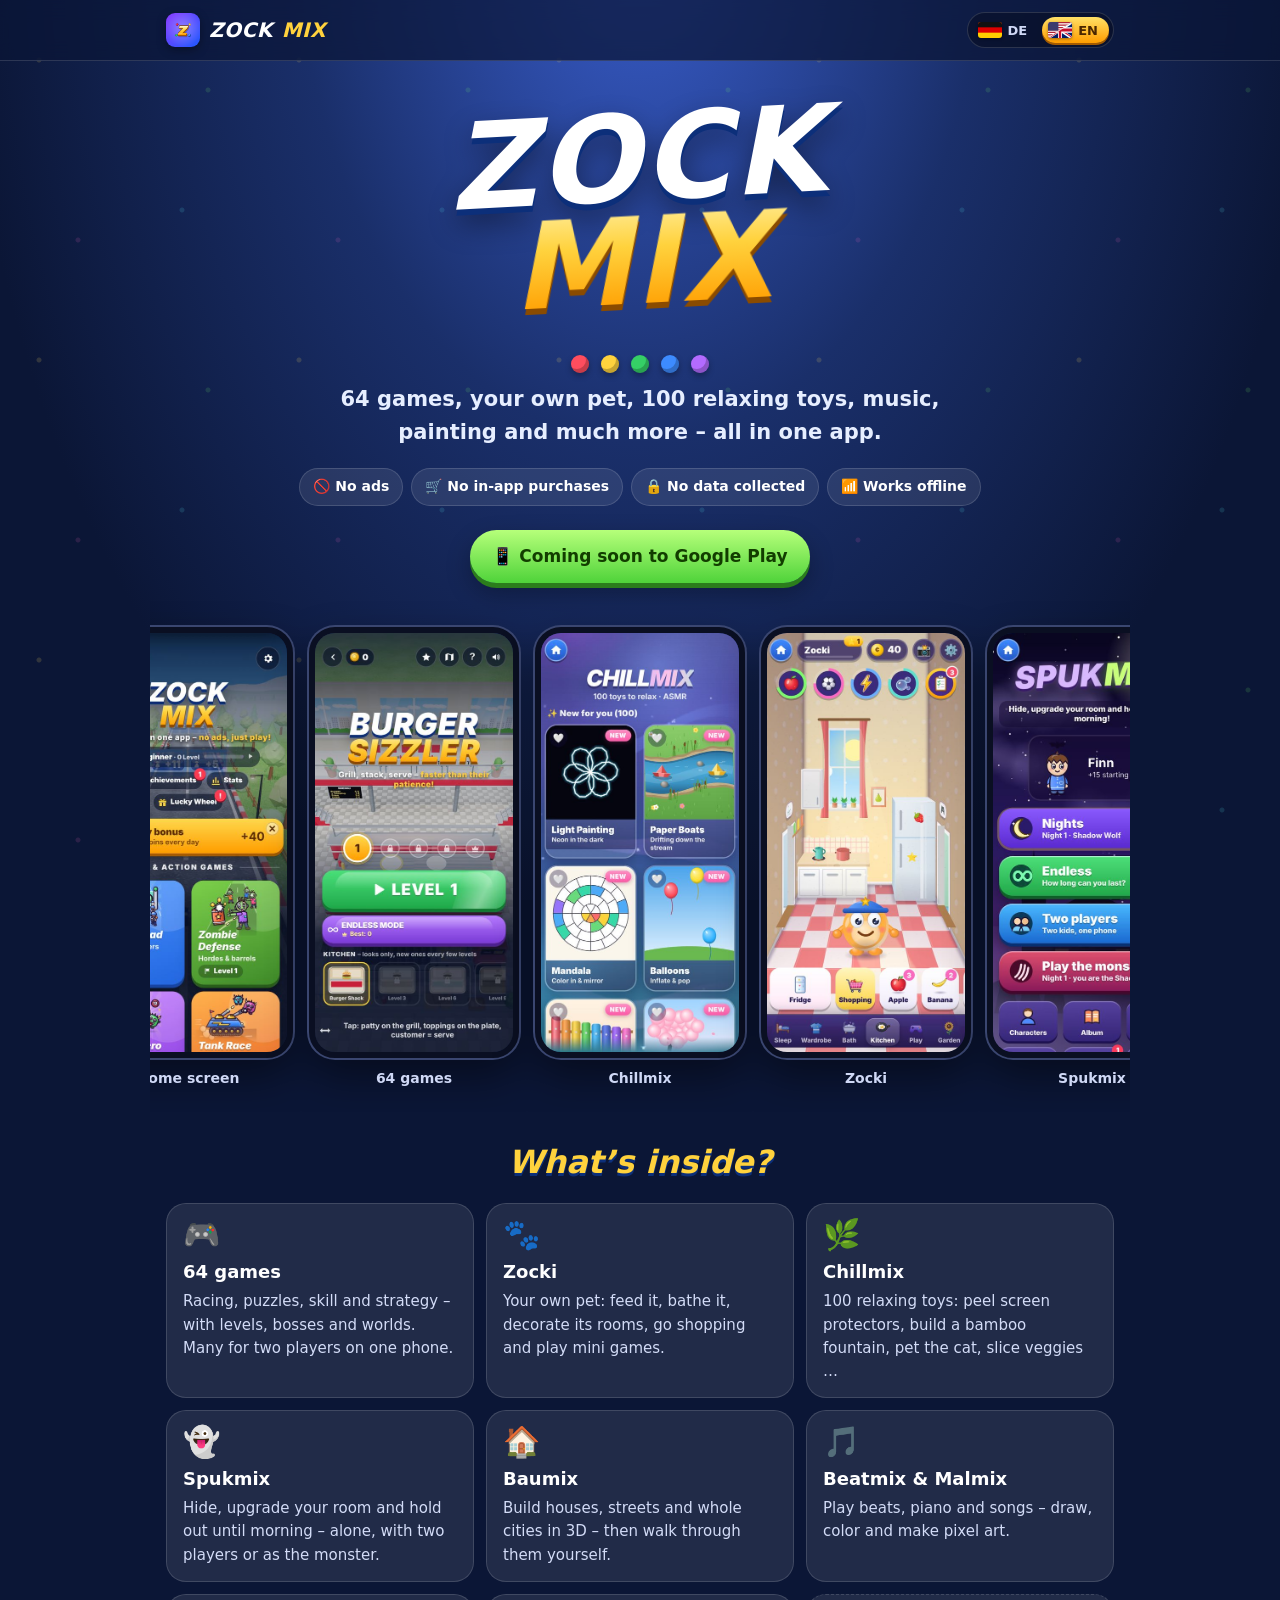
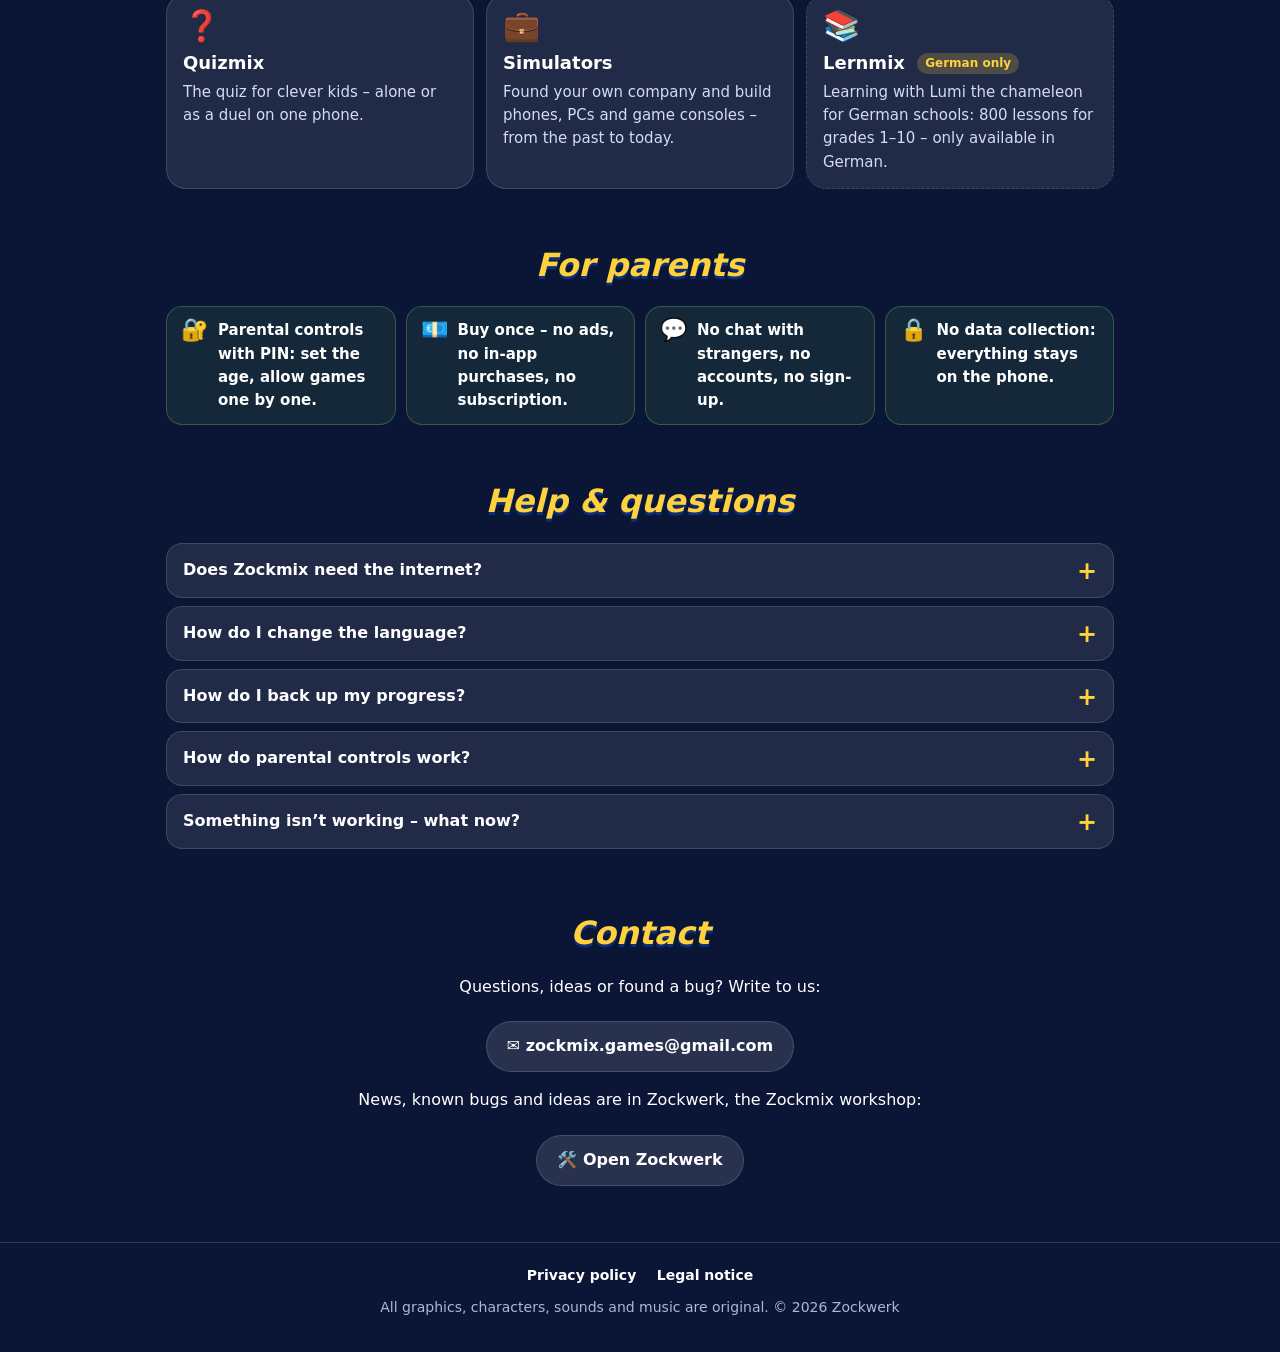
<file: index.html>
<!doctype html>
<html lang="de" data-t-de="Zockmix – 64 Spiele und mehr in einer App" data-t-en="Zockmix – 64 games and more in one app">
<head>
<meta charset="utf-8">
<meta name="viewport" content="width=device-width, initial-scale=1">
<title>Zockmix – 64 Spiele und mehr in einer App</title>
<meta name="description" content="Zockmix: 64 Spiele, ein Haustier, 100 Entspannungs-Spielzeuge, Musik, Malen und mehr – ohne Werbung, ohne Käufe in der App, ohne Internet.">
<meta name="theme-color" content="#152a6a">
<link rel="icon" href="zockmix-symbol.png">
<link rel="stylesheet" href="style.css">
<script src="lang.js"></script>
</head>
<body>
<header class="top"><div class="wrap">
  <a class="brand" href="#" data-keep="index.html"><img src="zockmix-symbol.png" alt="">ZOCK<b>MIX</b></a>
  <div class="langsw" role="group" aria-label="Sprache / Language">
    <button data-l="de" aria-pressed="true"><svg viewBox="0 0 5 3" preserveAspectRatio="none"><rect width="5" height="3" fill="#ffce00"/><rect width="5" height="2" fill="#dd0000"/><rect width="5" height="1" fill="#111"/></svg>DE</button>
    <button data-l="en" aria-pressed="false"><svg viewBox="0 0 60 38" preserveAspectRatio="none"><defs><clipPath id="fa"><path d="M0 0H60L0 38z"/></clipPath><clipPath id="fb"><path d="M60 0V38H0z"/></clipPath><clipPath id="fc"><path d="M30 15h30v15zv15H0zH0V0zV0h30z"/></clipPath></defs><g clip-path="url(#fa)"><rect width="60" height="38" fill="#fff"/><path d="M0 1.46h60M0 7.31h60M0 13.15h60M0 19h60M0 24.85h60M0 30.69h60M0 36.54h60" stroke="#b22234" stroke-width="2.92"/><rect width="26" height="20.5" fill="#3c3b6e"/></g><g clip-path="url(#fb)"><g transform="scale(1 1.2667)"><path d="M0 0v30h60V0z" fill="#012169"/><path d="M0 0l60 30M60 0L0 30" stroke="#fff" stroke-width="6"/><path d="M0 0l60 30M60 0L0 30" clip-path="url(#fc)" stroke="#c8102e" stroke-width="4"/><path d="M30 0v30M0 15h60" stroke="#fff" stroke-width="10"/><path d="M30 0v30M0 15h60" stroke="#c8102e" stroke-width="6"/></g></g><path d="M60 0L0 38" stroke="#fff" stroke-width="1.6"/></svg>EN</button>
  </div>
</div></header>

<main class="wrap">
  <section class="hero">
    <h1 class="logo">ZOCK<span>MIX</span></h1>
    <div class="balls" aria-hidden="true"><i></i><i></i><i></i><i></i><i></i></div>
    <p class="lead"><span lang="de">64 Spiele, ein eigenes Haustier, 100 Entspannungs-Spielzeuge, Musik, Malen und vieles mehr – alles in einer App.</span><span lang="en">64 games, your own pet, 100 relaxing toys, music, painting and much more – all in one app.</span></p>
    <div class="chips">
      <span lang="de">🚫 Keine Werbung</span><span lang="en">🚫 No ads</span>
      <span lang="de">🛒 Keine Käufe in der App</span><span lang="en">🛒 No in-app purchases</span>
      <span lang="de">🔒 Keine Daten gesammelt</span><span lang="en">🔒 No data collected</span>
      <span lang="de">📶 Läuft ohne Internet</span><span lang="en">📶 Works offline</span>
    </div>
    <div class="soon"><span lang="de">📱 Bald bei Google Play</span><span lang="en">📱 Coming soon to Google Play</span></div>
  </section>

  <div class="shots">
    <figure><img lang="de" src="img/de-1-start.jpg" alt="Startseite" loading="lazy"><img lang="en" src="img/en-1-start.jpg" alt="Home screen" loading="lazy"><figcaption><span lang="de">Startseite</span><span lang="en">Home screen</span></figcaption></figure>
    <figure><img lang="de" src="img/de-2-spiel.jpg" alt="Spiel Tor-Truppe" loading="lazy"><img lang="en" src="img/en-2-spiel.jpg" alt="Game Gate Squad" loading="lazy"><figcaption><span lang="de">64 Spiele</span><span lang="en">64 games</span></figcaption></figure>
    <figure><img lang="de" src="img/de-3-chillmix.jpg" alt="Chillmix" loading="lazy"><img lang="en" src="img/en-3-chillmix.jpg" alt="Chillmix" loading="lazy"><figcaption>Chillmix</figcaption></figure>
    <figure><img lang="de" src="img/de-4-zocki.jpg" alt="Zocki" loading="lazy"><img lang="en" src="img/en-4-zocki.jpg" alt="Zocki" loading="lazy"><figcaption>Zocki</figcaption></figure>
    <figure><img lang="de" src="img/de-5-spukmix.jpg" alt="Spukmix" loading="lazy"><img lang="en" src="img/en-5-spukmix.jpg" alt="Spukmix" loading="lazy"><figcaption>Spukmix</figcaption></figure>
  </div>

  <section class="blk">
    <h2><span lang="de">Was steckt <span>drin?</span></span><span lang="en">What’s <span>inside?</span></span></h2>
    <div class="grid">
      <div class="card"><div class="em">🎮</div><h3 lang="de">64 Spiele</h3><h3 lang="en">64 games</h3><p lang="de">Rennen, Knobeln, Geschick und Strategie – mit Leveln, Bossen und Welten. Viele auch zu zweit auf einem Handy.</p><p lang="en">Racing, puzzles, skill and strategy – with levels, bosses and worlds. Many for two players on one phone.</p></div>
      <div class="card"><div class="em">🐾</div><h3>Zocki</h3><p lang="de">Dein eigenes Haustier: füttern, baden, Zimmer einrichten, im Markt einkaufen und Mini-Spiele spielen.</p><p lang="en">Your own pet: feed it, bathe it, decorate its rooms, go shopping and play mini games.</p></div>
      <div class="card"><div class="em">🌿</div><h3>Chillmix</h3><p lang="de">100 Spielzeuge zum Entspannen: Folie abziehen, Bambusbrunnen bauen, Katze streicheln, Gemüse schneiden …</p><p lang="en">100 relaxing toys: peel screen protectors, build a bamboo fountain, pet the cat, slice veggies …</p></div>
      <div class="card"><div class="em">👻</div><h3>Spukmix</h3><p lang="de">Versteck dich, bau dein Zimmer aus und halte bis zum Morgen durch – allein, zu zweit oder als Monster.</p><p lang="en">Hide, upgrade your room and hold out until morning – alone, with two players or as the monster.</p></div>
      <div class="card"><div class="em">🏠</div><h3>Baumix</h3><p lang="de">Baue Häuser, Straßen und ganze Städte in 3D – und lauf danach selbst hindurch.</p><p lang="en">Build houses, streets and whole cities in 3D – then walk through them yourself.</p></div>
      <div class="card"><div class="em">🎵</div><h3>Beatmix &amp; Malmix</h3><p lang="de">Beats, Klavier und Lieder spielen – malen, ausmalen und Pixel-Kunst.</p><p lang="en">Play beats, piano and songs – draw, color and make pixel art.</p></div>
      <div class="card"><div class="em">❓</div><h3>Quizmix</h3><p lang="de">Das Quiz für schlaue Köpfe – allein oder als Duell auf einem Handy.</p><p lang="en">The quiz for clever kids – alone or as a duel on one phone.</p></div>
      <div class="card"><div class="em">💼</div><h3 lang="de">Simulatoren</h3><h3 lang="en">Simulators</h3><p lang="de">Gründe deine eigene Firma und baue Handys, PCs und Spielkonsolen – von damals bis heute.</p><p lang="en">Found your own company and build phones, PCs and game consoles – from the past to today.</p></div>
      <div class="card note"><div class="em">📚</div><h3>Lernmix <span class="tag" lang="en">German only</span></h3><p lang="de">Lernen mit dem Chamäleon Lumi: 800 Lektionen für Klasse 1–10, Vokabeltrainer und Foto-Hilfe für Aufgaben.</p><p lang="en">Learning with Lumi the chameleon for German schools: 800 lessons for grades 1–10 – only available in German.</p></div>
    </div>
  </section>

  <section class="blk">
    <h2><span lang="de">Für <span>Eltern</span></span><span lang="en">For <span>parents</span></span></h2>
    <div class="parents">
      <div><b>🔐</b><span lang="de">Kindersicherung mit PIN: Alter einstellen, Spiele einzeln erlauben.</span><span lang="en">Parental controls with PIN: set the age, allow games one by one.</span></div>
      <div><b>💶</b><span lang="de">Einmal kaufen – keine Werbung, keine Käufe in der App, kein Abo.</span><span lang="en">Buy once – no ads, no in-app purchases, no subscription.</span></div>
      <div><b>💬</b><span lang="de">Kein Chat mit Fremden, keine Konten, keine Anmeldung.</span><span lang="en">No chat with strangers, no accounts, no sign-up.</span></div>
      <div><b>🔒</b><span lang="de">Keine Datensammlung: Alles bleibt auf dem Handy.</span><span lang="en">No data collection: everything stays on the phone.</span></div>
    </div>
  </section>

  <section class="blk" id="hilfe">
    <h2><span lang="de">Hilfe &amp; <span>Fragen</span></span><span lang="en">Help &amp; <span>questions</span></span></h2>
    <details><summary><span lang="de">Braucht Zockmix Internet?</span><span lang="en">Does Zockmix need the internet?</span></summary>
      <p lang="de">Nein. Alles läuft ohne Internet – du kannst WLAN und mobile Daten ruhig ausschalten.</p><p lang="en">No. Everything works offline – you can turn off Wi-Fi and mobile data.</p></details>
    <details><summary><span lang="de">Wie wechsle ich die Sprache?</span><span lang="en">How do I change the language?</span></summary>
      <p lang="de">Einstellungen (Zahnrad oben rechts) → ganz oben „Sprache · Language“. Zockmix startet dann kurz neu. Lernmix gibt es nur auf Deutsch.</p><p lang="en">Settings (gear at the top right) → “Sprache · Language” at the very top. Zockmix restarts briefly. Lernmix is only available in German.</p></details>
    <details><summary><span lang="de">Wie sichere ich meinen Spielstand?</span><span lang="en">How do I back up my progress?</span></summary>
      <p lang="de">Einstellungen → „Sicherung &amp; Spielstand“: Zockmix legt jede Woche eine Sicherungsdatei im Ordner „Download/Zockmix Sicherung“ an und kann zusätzlich die Google-Sicherung nutzen. Mit „Wiederherstellen“ holst du alles zurück – auch auf einem neuen Handy.</p><p lang="en">Settings → “Backup &amp; progress”: Zockmix creates a backup file every week in the folder “Download/Zockmix Sicherung” and can also use Google backup. “Restore” brings everything back – even on a new phone.</p></details>
    <details><summary><span lang="de">Wie funktioniert die Kindersicherung?</span><span lang="en">How do parental controls work?</span></summary>
      <p lang="de">Einstellungen → „Familie“ → „Kindersicherung“: eine 4-stellige PIN festlegen, das Alter wählen und Spiele einzeln erlauben oder sperren.</p><p lang="en">Settings → “Family” → “Parental controls”: set a 4-digit PIN, choose the age and allow or block games one by one.</p></details>
    <details><summary><span lang="de">Etwas klappt nicht – was tun?</span><span lang="en">Something isn’t working – what now?</span></summary>
      <p lang="de">Schau zuerst im <a href="zockwerk/#lang=de">Zockwerk</a> nach, ob wir den Fehler schon kennen – dort kannst du ihn auch melden. Oder: Einstellungen → „Hilfe für Tester“ → „Fehler-Liste“ → „Kopieren“ und uns die Liste per E-Mail schicken. Die Liste bleibt sonst nur auf deinem Handy – Zockmix verschickt nichts von selbst.</p><p lang="en">First check <a href="zockwerk/#lang=en">Zockwerk</a> to see if we already know about the bug – you can report it there too. Or: Settings → “Help for testers” → “Error list” → “Copy” and send us the list by e-mail. Otherwise the list stays on your phone – Zockmix never sends anything by itself.</p></details>
  </section>

  <section class="blk contact">
    <h2><span lang="de">Kontakt</span><span lang="en">Contact</span></h2>
    <p lang="de">Fragen, Wünsche oder einen Fehler gefunden? Schreib uns:</p><p lang="en">Questions, ideas or found a bug? Write to us:</p>
    <a class="mail" href="mailto:zockmix.games@gmail.com">✉️ zockmix.games@gmail.com</a>
    <p lang="de">Neuigkeiten, bekannte Fehler und Ideen findest du im Zockwerk, der Zockmix-Werkstatt:</p><p lang="en">News, known bugs and ideas are in Zockwerk, the Zockmix workshop:</p>
    <a class="mail" lang="de" href="zockwerk/#lang=de">🛠️ Zum Zockwerk</a><a class="mail" lang="en" href="zockwerk/#lang=en">🛠️ Open Zockwerk</a>
  </section>
</main>

<footer><div class="wrap">
  <a href="datenschutz.html" data-keep="datenschutz.html"><span lang="de">Datenschutz</span><span lang="en">Privacy policy</span></a>
  <a href="impressum.html" data-keep="impressum.html"><span lang="de">Impressum</span><span lang="en">Legal notice</span></a>
  <p><span lang="de">Alle Bilder, Figuren, Klänge und Musik sind selbst gemacht.</span><span lang="en">All graphics, characters, sounds and music are original.</span> © 2026 Zockwerk</p>
</div></footer>
</body>
</html>
</file>
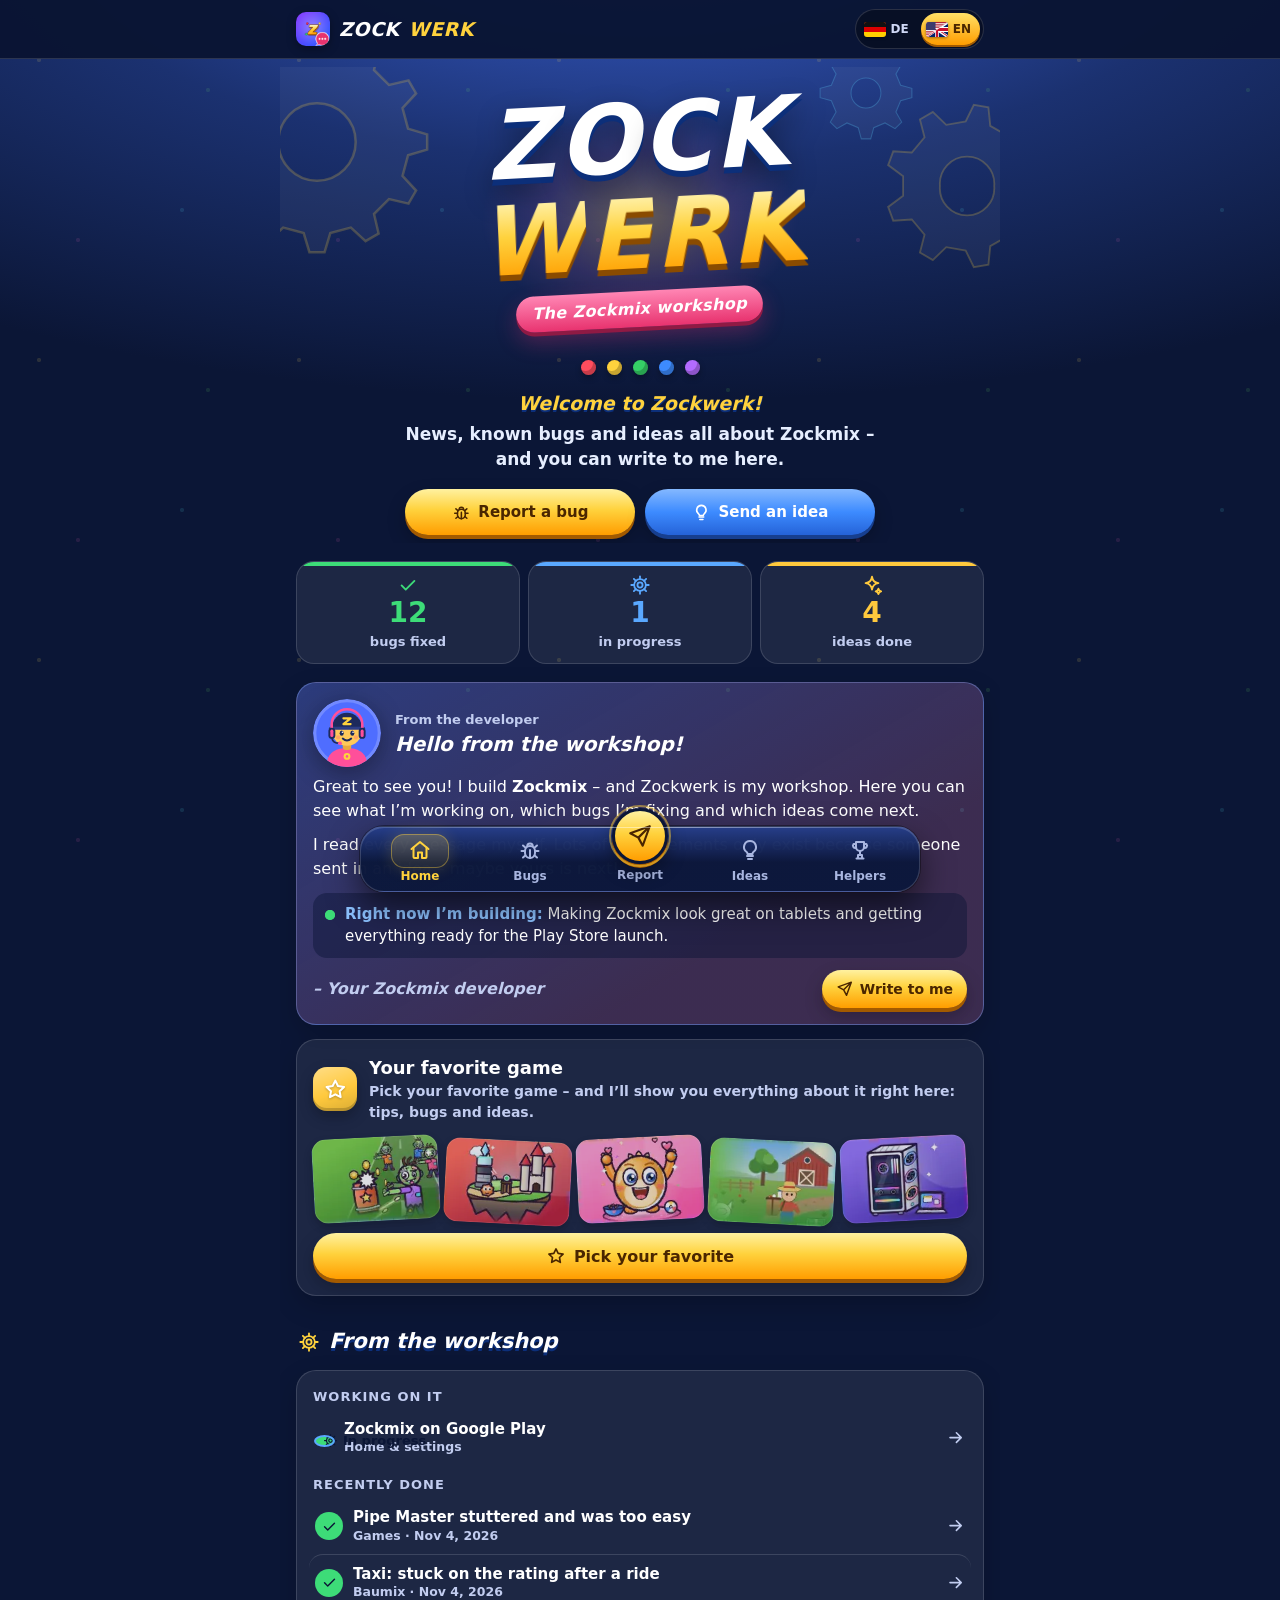
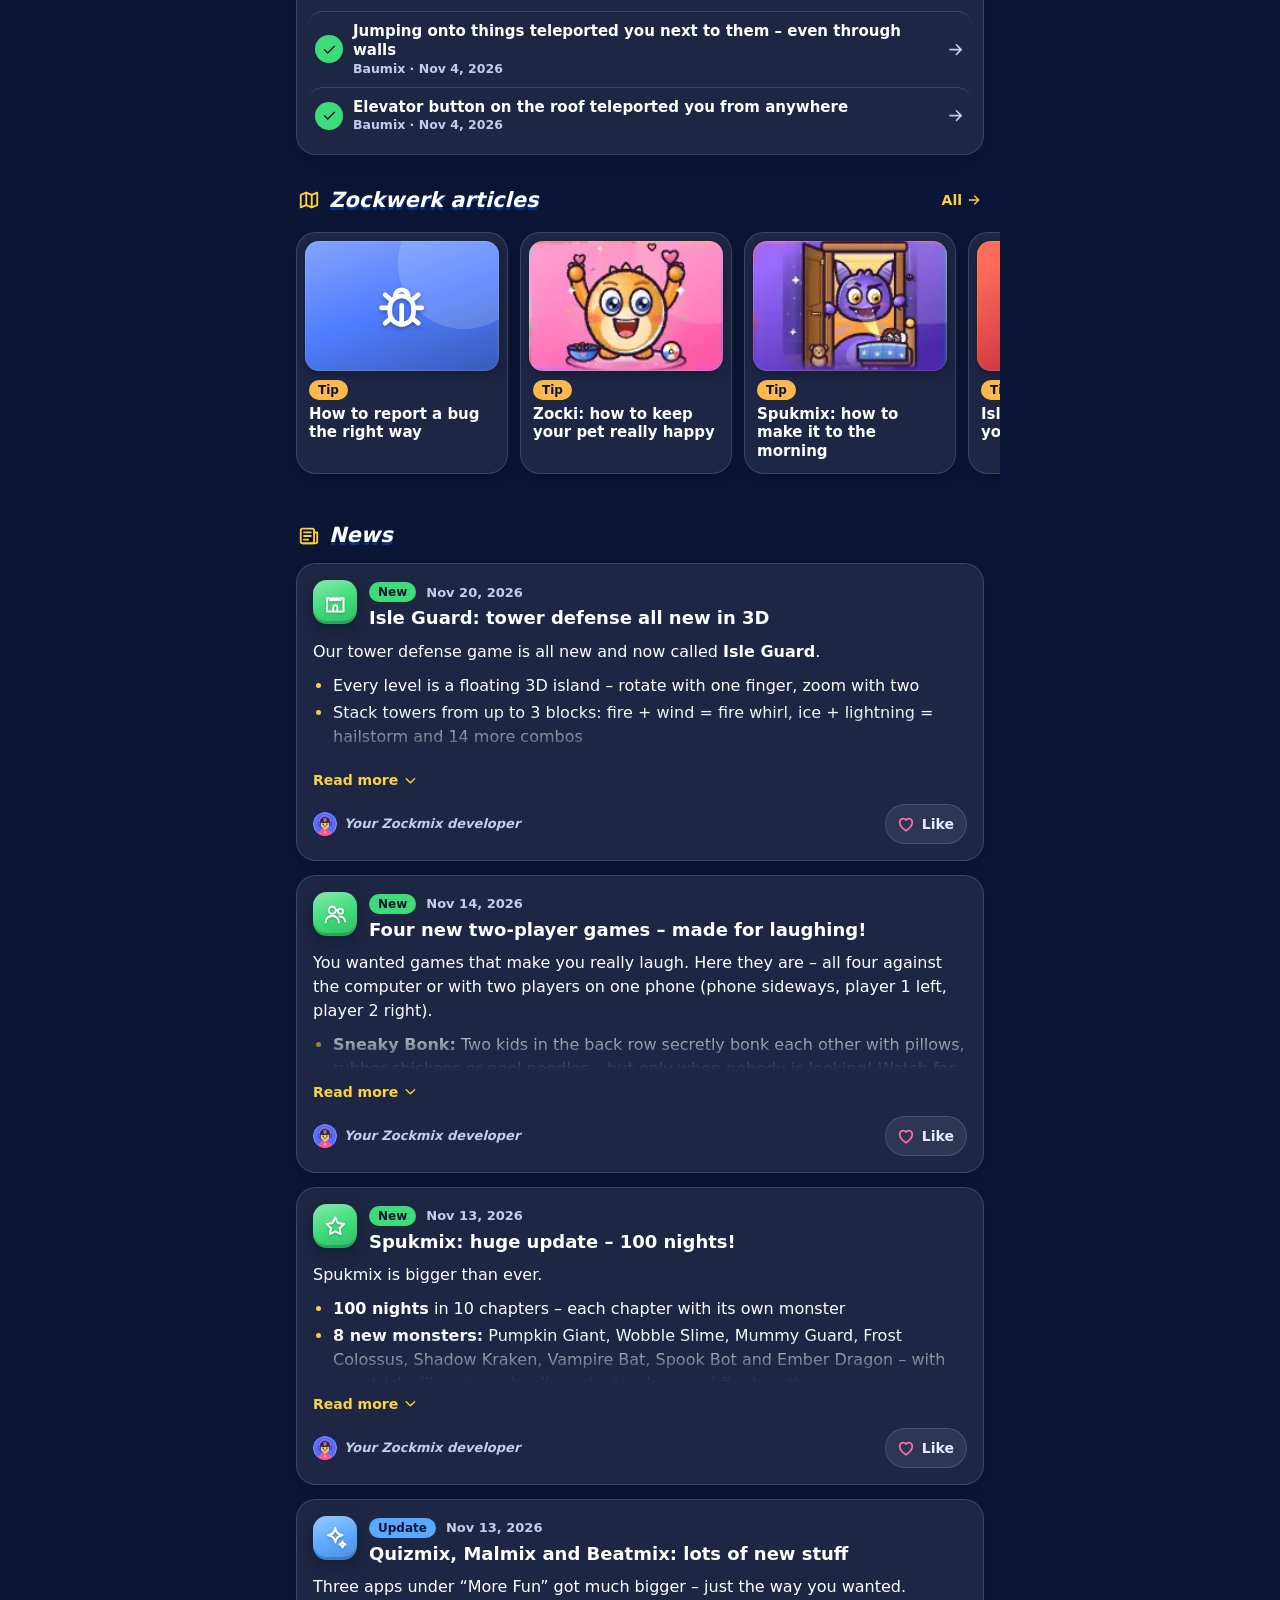
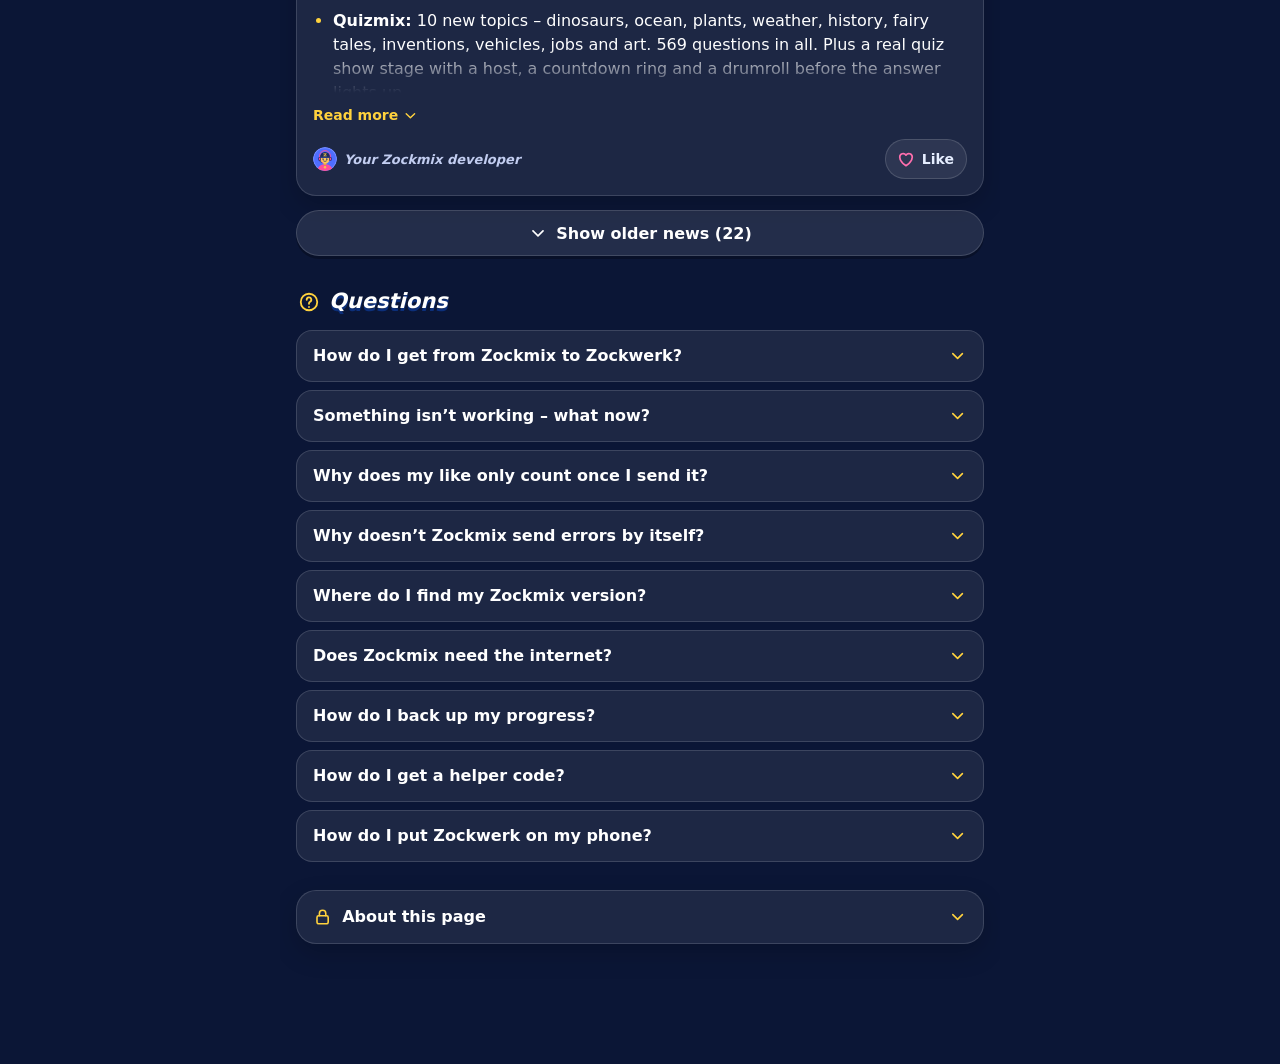
<file: zockwerk/index.html>
<!doctype html>
<html lang="de">
<head>
<meta charset="utf-8">
<meta name="viewport" content="width=device-width, initial-scale=1, viewport-fit=cover">
<title>Zockwerk</title>
<meta name="description" content="Zockwerk, die Zockmix-Werkstatt: Neuigkeiten, Artikel, bekannte Fehler, Ideen und Fehler melden – ohne Anmeldung, ohne Datensammlung. Zockwerk, the Zockmix workshop: news, known bugs, ideas and bug reports.">
<meta name="theme-color" content="#0b1636">
<link rel="manifest" href="manifest.webmanifest">
<link rel="icon" href="img/icon-192.png">
<link rel="apple-touch-icon" href="img/apple-touch-icon.png">
<link rel="stylesheet" href="css/app.css">
</head>
<body>
<div id="tint" aria-hidden="true"></div>
<header class="top"><div class="in">
  <a class="brand" href="#start"><img src="img/icon-192.png" alt="">ZOCK<b>WERK</b></a>
  <div class="langsw" role="group" aria-label="Sprache / Language">
    <button data-l="de" aria-pressed="true"><svg viewBox="0 0 5 3" preserveAspectRatio="none" aria-hidden="true"><rect width="5" height="3" fill="#ffce00"/><rect width="5" height="2" fill="#dd0000"/><rect width="5" height="1" fill="#111"/></svg><span class="lt">DE</span></button>
    <button data-l="en" aria-pressed="false"><svg aria-hidden="true" viewBox="0 0 60 38" preserveAspectRatio="none"><defs><clipPath id="fa"><path d="M0 0H60L0 38z"/></clipPath><clipPath id="fb"><path d="M60 0V38H0z"/></clipPath><clipPath id="fc"><path d="M30 15h30v15zv15H0zH0V0zV0h30z"/></clipPath></defs><g clip-path="url(#fa)"><rect width="60" height="38" fill="#fff"/><path d="M0 1.46h60M0 7.31h60M0 13.15h60M0 19h60M0 24.85h60M0 30.69h60M0 36.54h60" stroke="#b22234" stroke-width="2.92"/><rect width="26" height="20.5" fill="#3c3b6e"/></g><g clip-path="url(#fb)"><g transform="scale(1 1.2667)"><path d="M0 0v30h60V0z" fill="#012169"/><path d="M0 0l60 30M60 0L0 30" stroke="#fff" stroke-width="6"/><path d="M0 0l60 30M60 0L0 30" clip-path="url(#fc)" stroke="#c8102e" stroke-width="4"/><path d="M30 0v30M0 15h60" stroke="#fff" stroke-width="10"/><path d="M30 0v30M0 15h60" stroke="#c8102e" stroke-width="6"/></g></g><path d="M60 0L0 38" stroke="#fff" stroke-width="1.6"/></svg><span class="lt">EN</span></button>
  </div>
</div></header>
<main><div id="view" class="view"><noscript><p style="padding:40px 0;text-align:center">Bitte JavaScript einschalten. · Please turn on JavaScript.</p></noscript></div></main>
<nav class="tabs" id="tabs" aria-label="Bereiche / Sections"></nav>
<div id="vbar" hidden></div>
<div id="toast" role="status" aria-live="polite"></div>
<script src="js/icons.js"></script>
<script src="js/code.js"></script>
<script src="js/spiele.js"></script>
<script src="daten/beitraege.js"></script>
<script src="daten/fehler.js"></script>
<script src="daten/ideen.js"></script>
<script src="daten/fragen.js"></script>
<script src="daten/helfer.js"></script>
<script src="daten/artikel.js"></script>
<script src="daten/ich.js"></script>
<script src="js/app.js"></script>
</body>
</html>
</file>
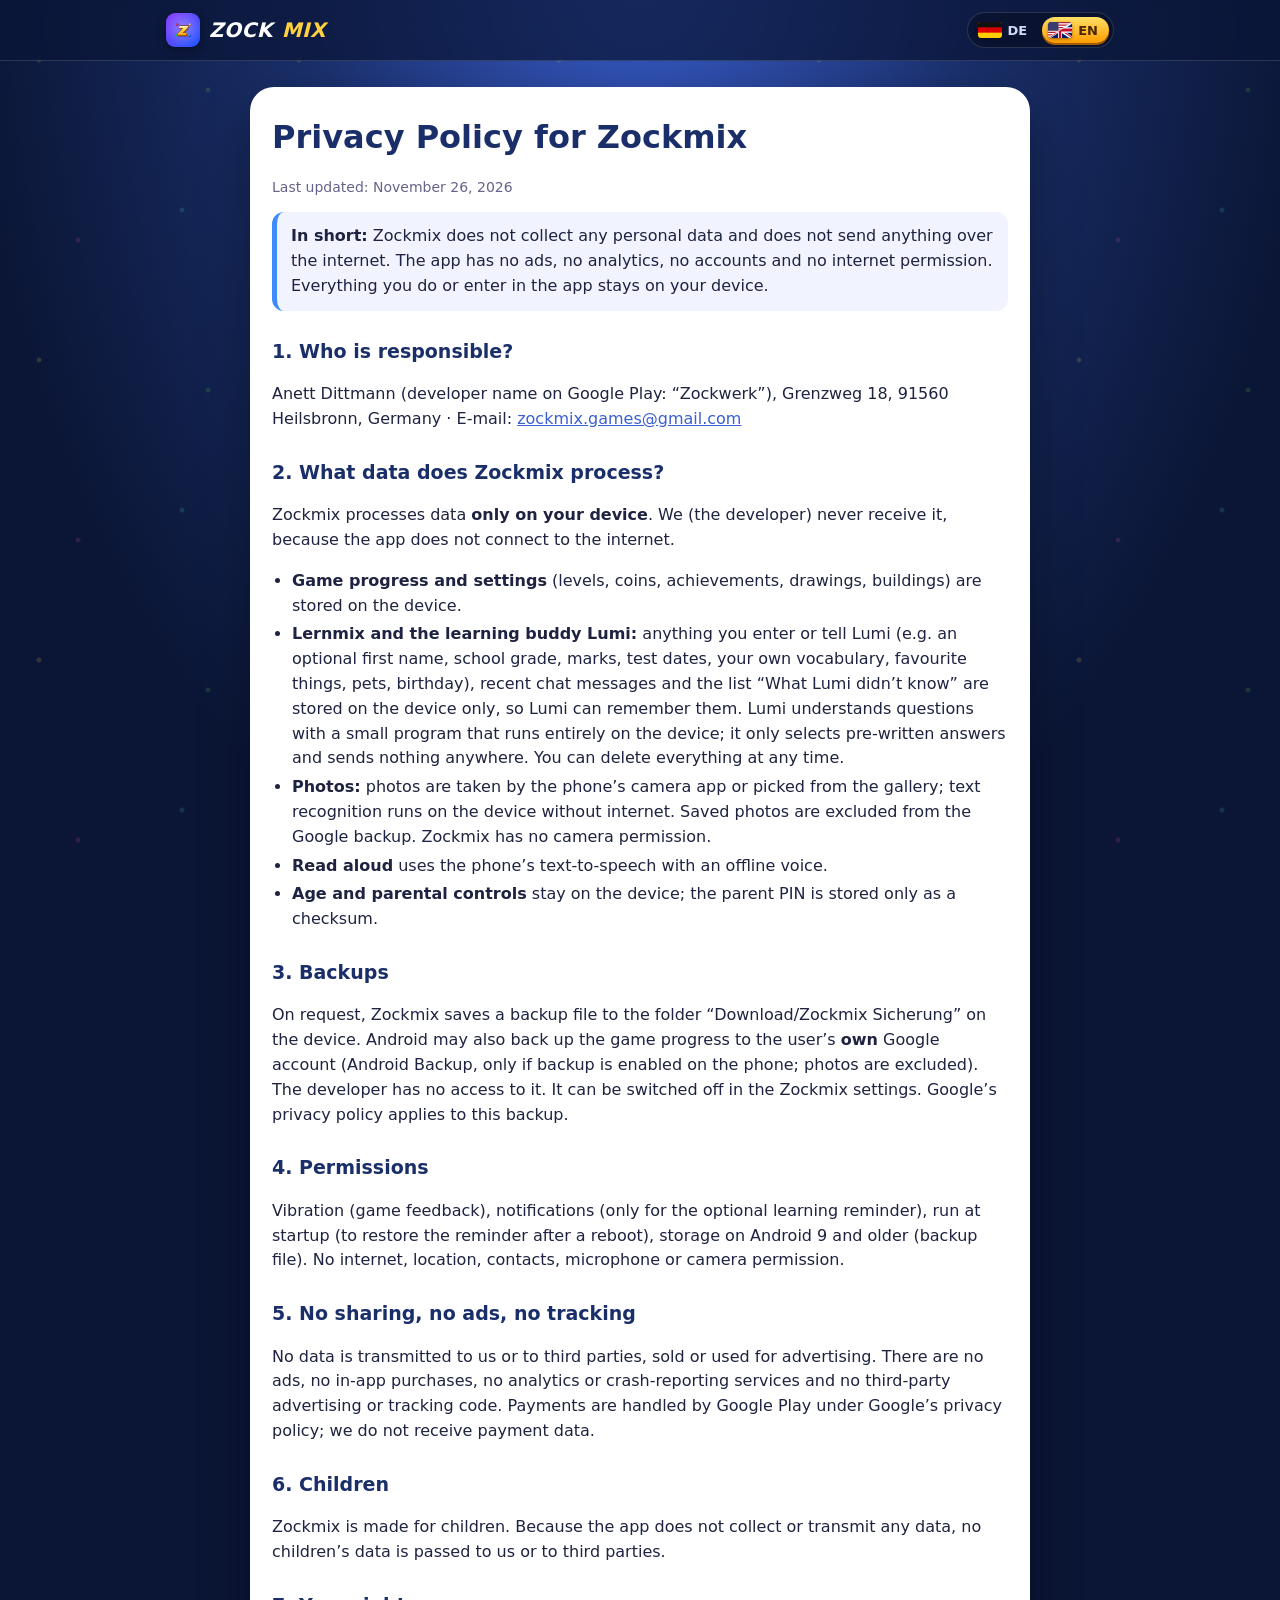
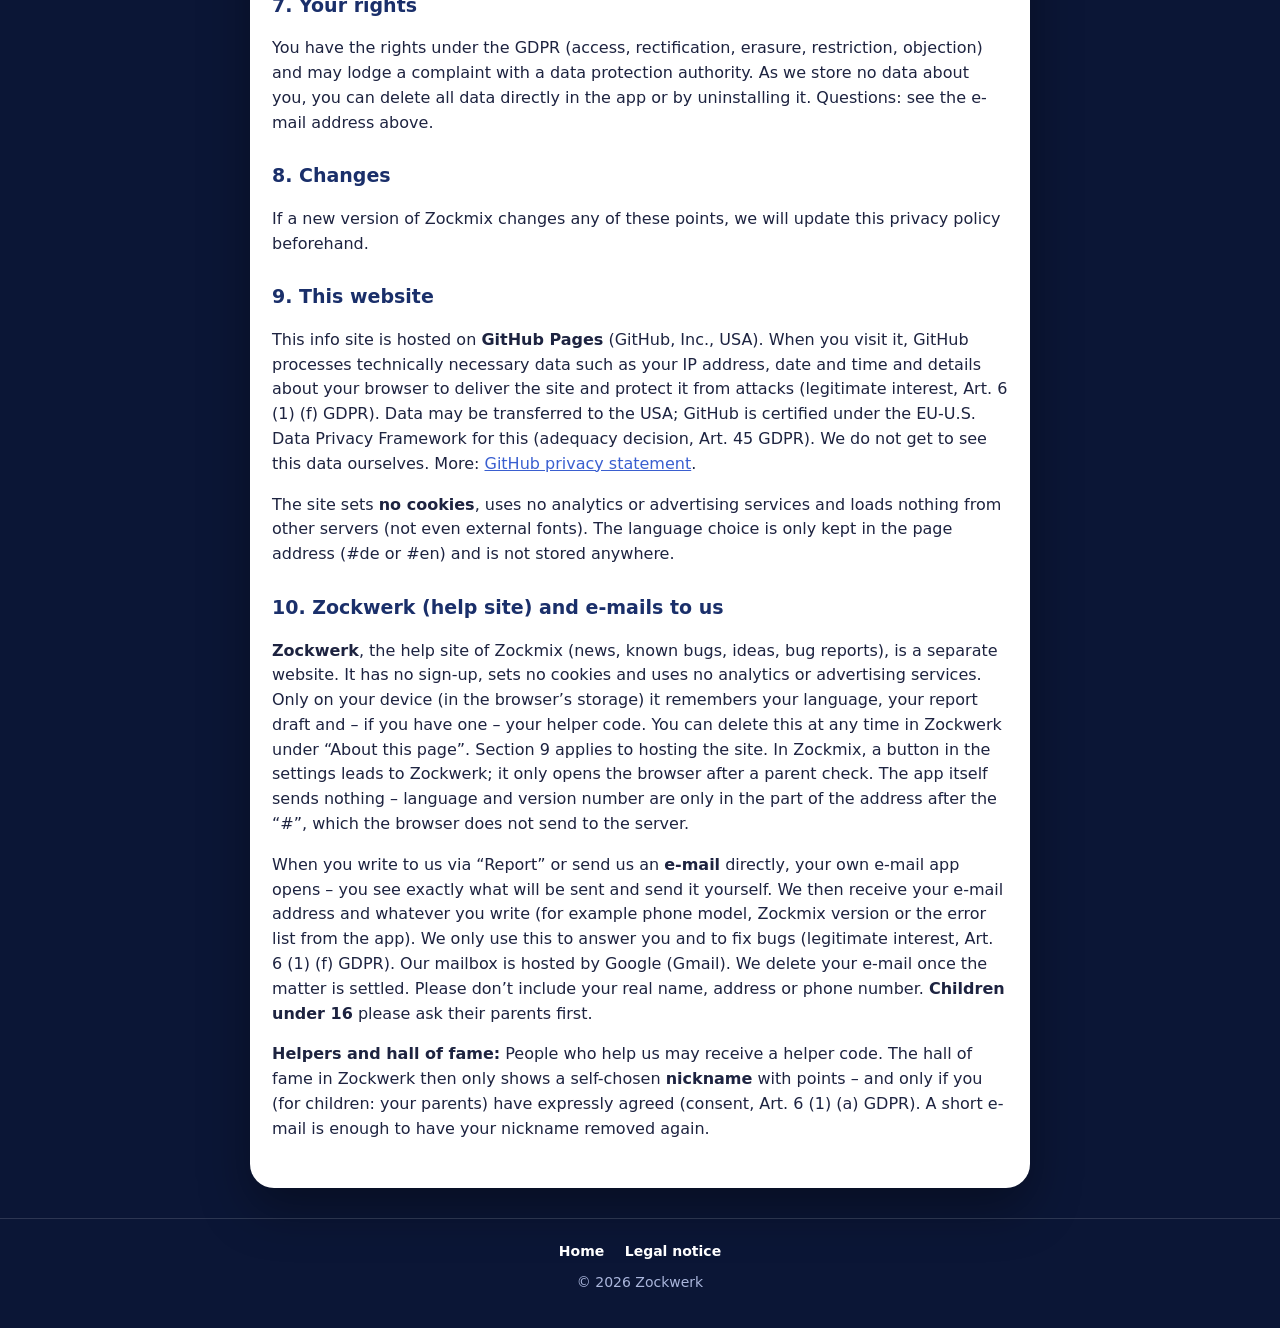
<file: datenschutz.html>
<!doctype html>
<html lang="de" data-t-de="Zockmix – Datenschutzerklärung" data-t-en="Zockmix – Privacy policy">
<head>
<meta charset="utf-8">
<meta name="viewport" content="width=device-width, initial-scale=1">
<title>Zockmix – Datenschutzerklärung</title>
<meta name="theme-color" content="#152a6a">
<link rel="icon" href="zockmix-symbol.png">
<link rel="stylesheet" href="style.css">
<script src="lang.js"></script>
</head>
<body>
<header class="top"><div class="wrap">
  <a class="brand" href="index.html" data-keep="index.html"><img src="zockmix-symbol.png" alt="">ZOCK<b>MIX</b></a>
  <div class="langsw" role="group" aria-label="Sprache / Language">
    <button data-l="de" aria-pressed="true"><svg viewBox="0 0 5 3" preserveAspectRatio="none"><rect width="5" height="3" fill="#ffce00"/><rect width="5" height="2" fill="#dd0000"/><rect width="5" height="1" fill="#111"/></svg>DE</button>
    <button data-l="en" aria-pressed="false"><svg viewBox="0 0 60 38" preserveAspectRatio="none"><defs><clipPath id="fa"><path d="M0 0H60L0 38z"/></clipPath><clipPath id="fb"><path d="M60 0V38H0z"/></clipPath><clipPath id="fc"><path d="M30 15h30v15zv15H0zH0V0zV0h30z"/></clipPath></defs><g clip-path="url(#fa)"><rect width="60" height="38" fill="#fff"/><path d="M0 1.46h60M0 7.31h60M0 13.15h60M0 19h60M0 24.85h60M0 30.69h60M0 36.54h60" stroke="#b22234" stroke-width="2.92"/><rect width="26" height="20.5" fill="#3c3b6e"/></g><g clip-path="url(#fb)"><g transform="scale(1 1.2667)"><path d="M0 0v30h60V0z" fill="#012169"/><path d="M0 0l60 30M60 0L0 30" stroke="#fff" stroke-width="6"/><path d="M0 0l60 30M60 0L0 30" clip-path="url(#fc)" stroke="#c8102e" stroke-width="4"/><path d="M30 0v30M0 15h60" stroke="#fff" stroke-width="10"/><path d="M30 0v30M0 15h60" stroke="#c8102e" stroke-width="6"/></g></g><path d="M60 0L0 38" stroke="#fff" stroke-width="1.6"/></svg>EN</button>
  </div>
</div></header>

<main class="wrap">
<article class="doc" lang="de">
<h1>Datenschutzerklärung für Zockmix</h1>
<p class="mut">Stand: 26.11.2026</p>

<div class="box">
  <b>Kurz gesagt:</b> Zockmix sammelt keine persönlichen Daten und schickt nichts ins Internet. Die App hat keine Werbung,
  keine Analyse-Dienste, keine Konten und keine Internet-Berechtigung. Alles, was du in der App machst oder eingibst,
  bleibt auf deinem Gerät.
</div>

<h2>1. Wer ist verantwortlich?</h2>
<p>Anett Dittmann (bei Google Play als Entwickler „Zockwerk“)<br>Grenzweg 18<br>
91560 Heilsbronn, Deutschland<br>E-Mail: <a href="mailto:zockmix.games@gmail.com">zockmix.games@gmail.com</a></p>

<h2>2. Welche Daten verarbeitet Zockmix?</h2>
<p>Zockmix verarbeitet Daten nur <b>auf deinem Gerät</b>. Wir (der Anbieter) bekommen davon nichts zu sehen, weil die App
keine Verbindung ins Internet aufbaut.</p>
<h3>Spielstand und Einstellungen</h3>
<p>Level, Münzen, Sterne, Erfolge, Einstellungen, selbst gemalte Bilder und Bauwerke werden auf dem Gerät gespeichert, damit
du weiterspielen kannst. Löschst du die App oder den Spielstand, sind die Daten weg.</p>
<h3>Lernmix und der Lern-Begleiter Lumi</h3>
<p>Was du in Lernmix eingibst oder Lumi erzählst – zum Beispiel einen freiwilligen Vornamen, die Klasse, die Schulart,
Noten, Termine, eigene Vokabeln, Lieblingssachen, Haustiere oder Geburtstag –, wird nur auf dem Gerät gespeichert, damit
Lumi sich daran erinnern und beim Lernen helfen kann. Auch die letzten Chat-Nachrichten und eine Liste der Fragen, auf die Lumi
keine gute Antwort wusste („Was Lumi nicht wusste“), liegen nur auf dem Gerät. Lumi versteht die Fragen mit einem kleinen
Programm, das ganz auf dem Gerät läuft; er wählt nur aus fertigen Antworten aus und schickt nichts weiter. Alles kann jederzeit
gelöscht werden (Ich-Seite in Lernmix, „Vergiss alles“ im Chat oder Spielstand löschen).</p>
<h3>Fotos (Lumis Foto-Hilfe)</h3>
<p>Wenn du Lumi ein Foto zeigst (z. B. Vokabelheft oder Aufgabenblatt), macht das Foto die Kamera-App des Handys oder du wählst
ein Bild aus der Galerie. Zockmix liest den Text direkt auf dem Gerät (Texterkennung ohne Internet). Gespeicherte Fotos liegen in
einem Bereich, der <b>nicht</b> in die Google-Sicherung kommt. Zockmix braucht dafür keine Kamera-Berechtigung. Fotos können im
Fotoalbum von Lumi gelöscht werden.</p>
<h3>Vorlesen</h3>
<p>Zum Vorlesen nutzt Lernmix die Sprachausgabe des Handys und wählt dafür eine Stimme, die ohne Internet funktioniert.</p>
<h3>Alter und Kindersicherung</h3>
<p>Das bei der Einrichtung freiwillig gewählte Alter und die Freigaben der Kindersicherung bleiben auf dem Gerät. Die Eltern-PIN
wird nicht im Klartext gespeichert, sondern nur als Prüfsumme.</p>

<h2>3. Sicherung des Spielstands</h2>
<p><b>Sicherungsdatei:</b> Auf Wunsch legt Zockmix eine Sicherungsdatei im Ordner „Download/Zockmix Sicherung“ des Geräts ab (wöchentlich
oder per Knopf). Sie enthält den Spielstand und bleibt auf dem Gerät, bis du sie selbst weitergibst oder löschst.<br>
<b>Google-Sicherung (abschaltbar):</b> Android kann den Spielstand – wie bei vielen Apps – automatisch im <b>eigenen</b> Google-Konto
des Nutzers sichern (Android-Datensicherung). Das macht Android selbst und nur, wenn die Datensicherung auf dem Handy
eingeschaltet ist. Fotos gehören nicht dazu. Der Anbieter von Zockmix hat darauf keinen Zugriff. In den Zockmix-Einstellungen
kann die Google-Sicherung ausgeschaltet werden. Für diese Sicherung gilt die Datenschutzerklärung von Google.</p>

<h2>4. Berechtigungen</h2>
<ul>
  <li><b>Vibration</b> – für das Rütteln bei Treffern und Siegen (in den Einstellungen abschaltbar).</li>
  <li><b>Benachrichtigungen</b> – nur für die Lern-Erinnerung von Lernmix, wenn du sie selbst einschaltest.</li>
  <li><b>Nach dem Neustart starten</b> – damit die Lern-Erinnerung nach einem Neustart des Handys wieder gestellt wird.</li>
  <li><b>Speicher (nur Android 9 und älter)</b> – um die Sicherungsdatei in „Downloads“ abzulegen.</li>
</ul>
<p>Zockmix hat <b>keine</b> Berechtigung für Internet, Standort, Kontakte, Mikrofon oder Kamera.</p>

<h2>5. Keine Weitergabe, keine Werbung, kein Tracking</h2>
<p>Es werden keine Daten an uns oder an Dritte übermittelt, verkauft oder für Werbung genutzt. Zockmix enthält keine Werbung,
keine In-App-Käufe, keine Analyse- oder Absturz-Dienste und keine Programm-Bausteine von Werbe- oder Tracking-Firmen.
Beim Kauf über Google Play verarbeitet Google die Zahlungsdaten nach der Datenschutzerklärung von Google; wir erhalten dabei
keine Zahlungsdaten.</p>

<h2>6. Kinder</h2>
<p>Zockmix ist für Kinder gemacht. Weil die App keine Daten erhebt und nichts überträgt, werden auch keine Daten von Kindern an
uns oder an Dritte gegeben. Eltern können über die Kindersicherung Spiele freigeben oder sperren.</p>

<h2>7. Deine Rechte</h2>
<p>Da wir keine Daten von dir speichern, können wir dir keine Daten zeigen, berichtigen oder löschen – das kannst du direkt in der
App (Spielstand löschen) oder durch Löschen der App tun. Du hast trotzdem die Rechte nach der Datenschutz-Grundverordnung
(Auskunft, Berichtigung, Löschung, Einschränkung, Widerspruch) und kannst dich bei einer Datenschutz-Aufsichtsbehörde beschweren,
zum Beispiel in dem Bundesland, in dem du wohnst. Bei Fragen schreib an die E-Mail-Adresse oben.</p>

<h2>8. Änderungen</h2>
<p>Wenn eine neue Version von Zockmix etwas an diesen Punkten ändert, passen wir diese Datenschutzerklärung vorher an.</p>

<h2>9. Diese Webseite</h2>
<p>Diese Infoseite liegt bei <b>GitHub Pages</b> (GitHub, Inc., USA). Wenn du sie aufrufst, verarbeitet GitHub technisch nötige Daten
wie deine IP-Adresse, Datum und Uhrzeit sowie Angaben zu deinem Browser, um die Seite auszuliefern und vor Angriffen zu schützen
(berechtigtes Interesse, Art. 6 Abs. 1 lit. f DSGVO). Dabei können Daten in die USA übertragen werden; GitHub ist dafür nach dem EU-US-Datenschutzrahmen (Data Privacy Framework) zertifiziert (Angemessenheitsbeschluss, Art. 45 DSGVO). Wir selbst bekommen diese
Daten nicht zu sehen. Mehr dazu: <a href="https://docs.github.com/de/site-policy/privacy-policies/github-general-privacy-statement">Datenschutzerklärung von GitHub</a>.</p>
<p>Die Seite setzt <b>keine Cookies</b>, nutzt keine Analyse- oder Werbedienste und lädt nichts von anderen Servern (auch keine
fremden Schriftarten). Die Sprachwahl steht nur in der Adresse der Seite (#de oder #en) und wird nirgends gespeichert.</p>
<h2>10. Zockwerk (Hilfe-Seite) und E-Mails an uns</h2>
<p>Das <b>Zockwerk</b>, die Hilfe-Seite von Zockmix (Neuigkeiten, bekannte Fehler, Ideen, Fehler melden), ist eine eigene Webseite. Sie hat keine Anmeldung,
setzt keine Cookies und nutzt keine Analyse- oder Werbedienste. Nur auf deinem Gerät (im Speicher des Browsers) merkt sie sich deine
Sprache, deinen Entwurf beim Melden und – falls du einen hast – deinen Helfer-Code. Das kannst du im Zockwerk unter „Über diese Seite“
jederzeit löschen. Für das Bereitstellen der Seite gilt Punkt 9. In Zockmix führt ein Knopf in den Einstellungen zum Zockwerk; er öffnet
den Browser erst nach einer Eltern-Abfrage. Die App selbst schickt dabei nichts – Sprache und Versionsnummer stehen nur im Teil der
Adresse hinter dem „#“, den der Browser nicht an den Server sendet.</p>
<p>Wenn du uns über „Melden“ oder direkt eine <b>E-Mail</b> schreibst, öffnet sich dein eigenes E-Mail-Programm – du siehst vorher
genau, was verschickt wird, und schickst es selbst ab. Wir bekommen dann deine E-Mail-Adresse und das, was du hineinschreibst (zum
Beispiel Handy-Modell, Zockmix-Version oder die Fehler-Liste aus der App). Wir nutzen das nur, um dir zu antworten und Fehler zu
beheben (berechtigtes Interesse, Art. 6 Abs. 1 lit. f DSGVO). Unser Postfach liegt bei Google (Gmail). Wir löschen deine E-Mail,
sobald die Sache erledigt ist. Bitte schreib keinen echten Namen, keine Adresse und keine Telefonnummer hinein. <b>Kinder unter
16 Jahren</b> fragen bitte vorher ihre Eltern.</p>
<p><b>Helfer und Ehrenliste:</b> Wer uns hilft, kann einen Helfer-Code bekommen. Auf der Ehrenliste im Zockwerk steht dann nur ein
selbst gewählter <b>Spitzname</b> mit Punkten – und nur, wenn du (bei Kindern deine Eltern) ausdrücklich zugestimmt hast (Einwilligung,
Art. 6 Abs. 1 lit. a DSGVO). Eine kurze E-Mail genügt, und dein Spitzname verschwindet wieder.</p>
</article>
<article class="doc" lang="en">
<h1>Privacy Policy for Zockmix</h1>
<p class="mut">Last updated: November 26, 2026</p>
<div class="box">
  <b>In short:</b> Zockmix does not collect any personal data and does not send anything over the internet. The app has no ads, no
  analytics, no accounts and no internet permission. Everything you do or enter in the app stays on your device.
</div>
<h2>1. Who is responsible?</h2>
<p>Anett Dittmann (developer name on Google Play: “Zockwerk”), Grenzweg 18, 91560 Heilsbronn,
Germany · E-mail: <a href="mailto:zockmix.games@gmail.com">zockmix.games@gmail.com</a></p>
<h2>2. What data does Zockmix process?</h2>
<p>Zockmix processes data <b>only on your device</b>. We (the developer) never receive it, because the app does not connect to the internet.</p>
<ul>
  <li><b>Game progress and settings</b> (levels, coins, achievements, drawings, buildings) are stored on the device.</li>
  <li><b>Lernmix and the learning buddy Lumi:</b> anything you enter or tell Lumi (e.g. an optional first name, school grade, marks,
  test dates, your own vocabulary, favourite things, pets, birthday), recent chat messages and the list “What Lumi didn’t know” are
  stored on the device only, so Lumi can remember them. Lumi understands questions with a small program that runs entirely on the
  device; it only selects pre-written answers and sends nothing anywhere. You can delete everything at any time.</li>
  <li><b>Photos:</b> photos are taken by the phone’s camera app or picked from the gallery; text recognition runs on the device without
  internet. Saved photos are excluded from the Google backup. Zockmix has no camera permission.</li>
  <li><b>Read aloud</b> uses the phone’s text-to-speech with an offline voice.</li>
  <li><b>Age and parental controls</b> stay on the device; the parent PIN is stored only as a checksum.</li>
</ul>
<h2>3. Backups</h2>
<p>On request, Zockmix saves a backup file to the folder “Download/Zockmix Sicherung” on the device. Android may also back up the game progress to the
user’s <b>own</b> Google account (Android Backup, only if backup is enabled on the phone; photos are excluded). The developer
has no access to it. It can be switched off in the Zockmix settings. Google’s privacy policy applies to this backup.</p>
<h2>4. Permissions</h2>
<p>Vibration (game feedback), notifications (only for the optional learning reminder), run at startup (to restore the reminder after a
reboot), storage on Android 9 and older (backup file). No internet, location, contacts, microphone or camera permission.</p>
<h2>5. No sharing, no ads, no tracking</h2>
<p>No data is transmitted to us or to third parties, sold or used for advertising. There are no ads, no in-app purchases, no analytics
or crash-reporting services and no third-party advertising or tracking code. Payments are handled by Google Play under Google’s privacy
policy; we do not receive payment data.</p>
<h2>6. Children</h2>
<p>Zockmix is made for children. Because the app does not collect or transmit any data, no children’s data is passed to us or to third
parties.</p>
<h2>7. Your rights</h2>
<p>You have the rights under the GDPR (access, rectification, erasure, restriction, objection) and may lodge a complaint with a data
protection authority. As we store no data about you, you can delete all data directly in the app or by uninstalling it. Questions: see
the e-mail address above.</p>
<h2>8. Changes</h2>
<p>If a new version of Zockmix changes any of these points, we will update this privacy policy beforehand.</p>
<h2>9. This website</h2>
<p>This info site is hosted on <b>GitHub Pages</b> (GitHub, Inc., USA). When you visit it, GitHub processes technically necessary data
such as your IP address, date and time and details about your browser to deliver the site and protect it from attacks (legitimate
interest, Art. 6 (1) (f) GDPR). Data may be transferred to the USA; GitHub is certified under the EU-U.S. Data Privacy Framework for this (adequacy decision, Art. 45 GDPR). We do not get to see this data ourselves. More:
<a href="https://docs.github.com/en/site-policy/privacy-policies/github-general-privacy-statement">GitHub privacy statement</a>.</p>
<p>The site sets <b>no cookies</b>, uses no analytics or advertising services and loads nothing from other servers (not even external
fonts). The language choice is only kept in the page address (#de or #en) and is not stored anywhere.</p>
<h2>10. Zockwerk (help site) and e-mails to us</h2>
<p><b>Zockwerk</b>, the help site of Zockmix (news, known bugs, ideas, bug reports), is a separate website. It has no sign-up, sets no cookies and uses no
analytics or advertising services. Only on your device (in the browser’s storage) it remembers your language, your report draft and –
if you have one – your helper code. You can delete this at any time in Zockwerk under “About this page”. Section 9 applies to
hosting the site. In Zockmix, a button in the settings leads to Zockwerk; it only opens the browser after a parent check. The app
itself sends nothing – language and version number are only in the part of the address after the “#”, which the browser does not
send to the server.</p>
<p>When you write to us via “Report” or send us an <b>e-mail</b> directly, your own e-mail app opens – you see exactly what will be
sent and send it yourself. We then receive your e-mail address and whatever you write (for example phone model, Zockmix version or
the error list from the app). We only use this to answer you and to fix bugs (legitimate interest, Art. 6 (1) (f) GDPR). Our mailbox
is hosted by Google (Gmail). We delete your e-mail once the matter is settled. Please don’t include your real name, address or phone
number. <b>Children under 16</b> please ask their parents first.</p>
<p><b>Helpers and hall of fame:</b> People who help us may receive a helper code. The hall of fame in Zockwerk then only shows a
self-chosen <b>nickname</b> with points – and only if you (for children: your parents) have expressly agreed (consent, Art. 6 (1) (a)
GDPR). A short e-mail is enough to have your nickname removed again.</p>
</article>
</main>

<footer><div class="wrap">
  <a href="index.html" data-keep="index.html"><span lang="de">Startseite</span><span lang="en">Home</span></a>
  <a href="impressum.html" data-keep="impressum.html"><span lang="de">Impressum</span><span lang="en">Legal notice</span></a>
  <p>© 2026 Zockwerk</p>
</div></footer>
</body>
</html>
</file>
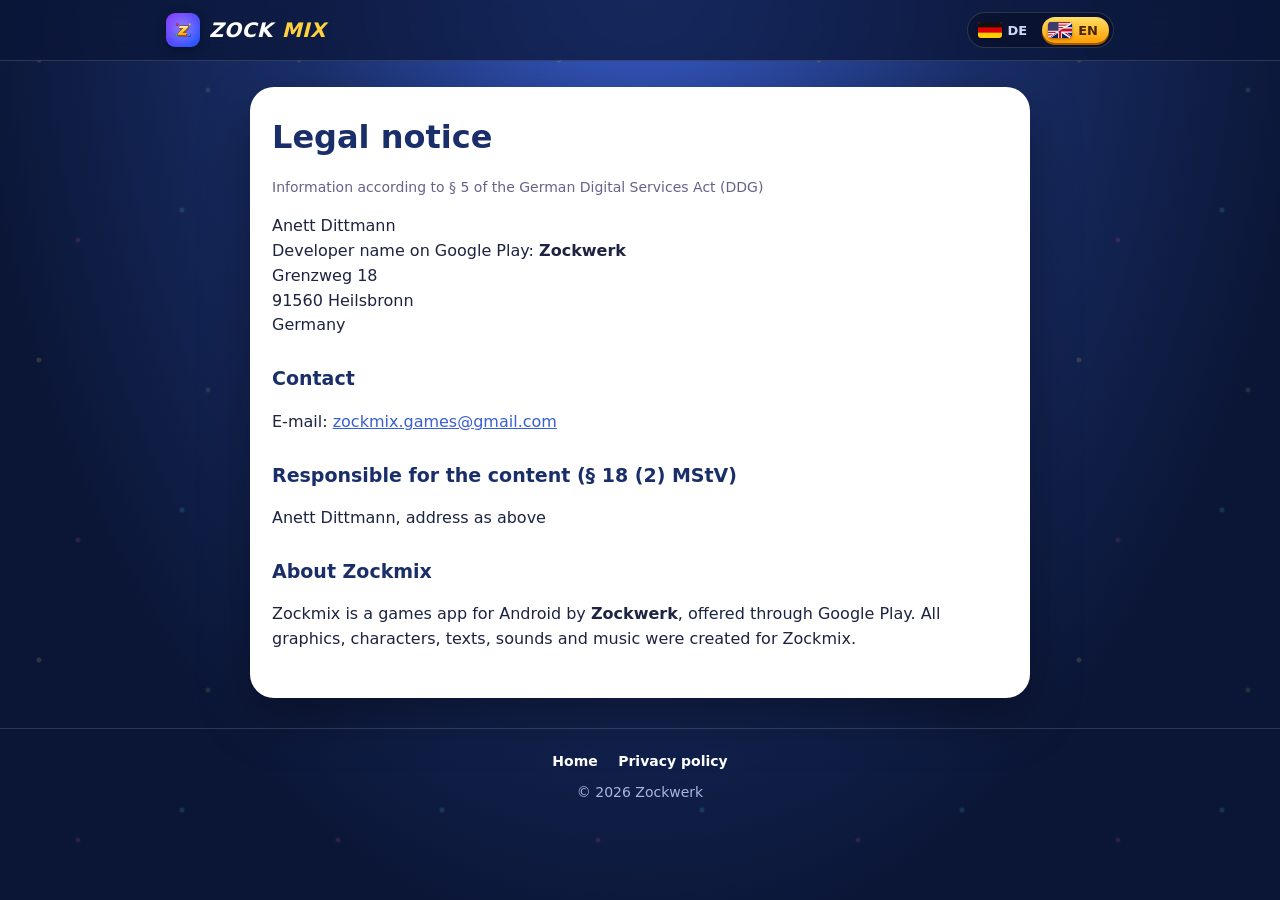
<file: impressum.html>
<!doctype html>
<html lang="de" data-t-de="Zockmix – Impressum" data-t-en="Zockmix – Legal notice">
<head>
<meta charset="utf-8">
<meta name="viewport" content="width=device-width, initial-scale=1">
<title>Zockmix – Impressum</title>
<meta name="theme-color" content="#152a6a">
<link rel="icon" href="zockmix-symbol.png">
<link rel="stylesheet" href="style.css">
<script src="lang.js"></script>
</head>
<body>
<header class="top"><div class="wrap">
  <a class="brand" href="index.html" data-keep="index.html"><img src="zockmix-symbol.png" alt="">ZOCK<b>MIX</b></a>
  <div class="langsw" role="group" aria-label="Sprache / Language">
    <button data-l="de" aria-pressed="true"><svg viewBox="0 0 5 3" preserveAspectRatio="none"><rect width="5" height="3" fill="#ffce00"/><rect width="5" height="2" fill="#dd0000"/><rect width="5" height="1" fill="#111"/></svg>DE</button>
    <button data-l="en" aria-pressed="false"><svg viewBox="0 0 60 38" preserveAspectRatio="none"><defs><clipPath id="fa"><path d="M0 0H60L0 38z"/></clipPath><clipPath id="fb"><path d="M60 0V38H0z"/></clipPath><clipPath id="fc"><path d="M30 15h30v15zv15H0zH0V0zV0h30z"/></clipPath></defs><g clip-path="url(#fa)"><rect width="60" height="38" fill="#fff"/><path d="M0 1.46h60M0 7.31h60M0 13.15h60M0 19h60M0 24.85h60M0 30.69h60M0 36.54h60" stroke="#b22234" stroke-width="2.92"/><rect width="26" height="20.5" fill="#3c3b6e"/></g><g clip-path="url(#fb)"><g transform="scale(1 1.2667)"><path d="M0 0v30h60V0z" fill="#012169"/><path d="M0 0l60 30M60 0L0 30" stroke="#fff" stroke-width="6"/><path d="M0 0l60 30M60 0L0 30" clip-path="url(#fc)" stroke="#c8102e" stroke-width="4"/><path d="M30 0v30M0 15h60" stroke="#fff" stroke-width="10"/><path d="M30 0v30M0 15h60" stroke="#c8102e" stroke-width="6"/></g></g><path d="M60 0L0 38" stroke="#fff" stroke-width="1.6"/></svg>EN</button>
  </div>
</div></header>

<main class="wrap">
  <article class="doc" lang="de">
    <h1>Impressum</h1>
    <p class="mut">Angaben gemäß § 5 Digitale-Dienste-Gesetz (DDG)</p>
    <p>Anett Dittmann<br>Entwickler-Name bei Google Play: <b>Zockwerk</b><br>Grenzweg 18<br>91560 Heilsbronn<br>Deutschland</p>
    <h2>Kontakt</h2>
    <p>E-Mail: <a href="mailto:zockmix.games@gmail.com">zockmix.games@gmail.com</a></p>
    <h2>Verantwortlich für den Inhalt nach § 18 Abs. 2 MStV</h2>
    <p>Anett Dittmann, Anschrift wie oben</p>
    <h2>Über Zockmix</h2>
    <p>Zockmix ist eine Spiele-App für Android von <b>Zockwerk</b>. Sie wird über Google Play angeboten. Alle Grafiken, Figuren, Texte, Klänge und die
      Musik wurden für Zockmix selbst erstellt.</p>
  </article>
  <article class="doc" lang="en">
    <h1>Legal notice</h1>
    <p class="mut">Information according to § 5 of the German Digital Services Act (DDG)</p>
    <p>Anett Dittmann<br>Developer name on Google Play: <b>Zockwerk</b><br>Grenzweg 18<br>91560 Heilsbronn<br>Germany</p>
    <h2>Contact</h2>
    <p>E-mail: <a href="mailto:zockmix.games@gmail.com">zockmix.games@gmail.com</a></p>
    <h2>Responsible for the content (§ 18 (2) MStV)</h2>
    <p>Anett Dittmann, address as above</p>
    <h2>About Zockmix</h2>
    <p>Zockmix is a games app for Android by <b>Zockwerk</b>, offered through Google Play. All graphics, characters, texts, sounds and music were
      created for Zockmix.</p>
  </article>
</main>

<footer><div class="wrap">
  <a href="index.html" data-keep="index.html"><span lang="de">Startseite</span><span lang="en">Home</span></a>
  <a href="datenschutz.html" data-keep="datenschutz.html"><span lang="de">Datenschutz</span><span lang="en">Privacy policy</span></a>
  <p>© 2026 Zockwerk</p>
</div></footer>
</body>
</html>
</file>
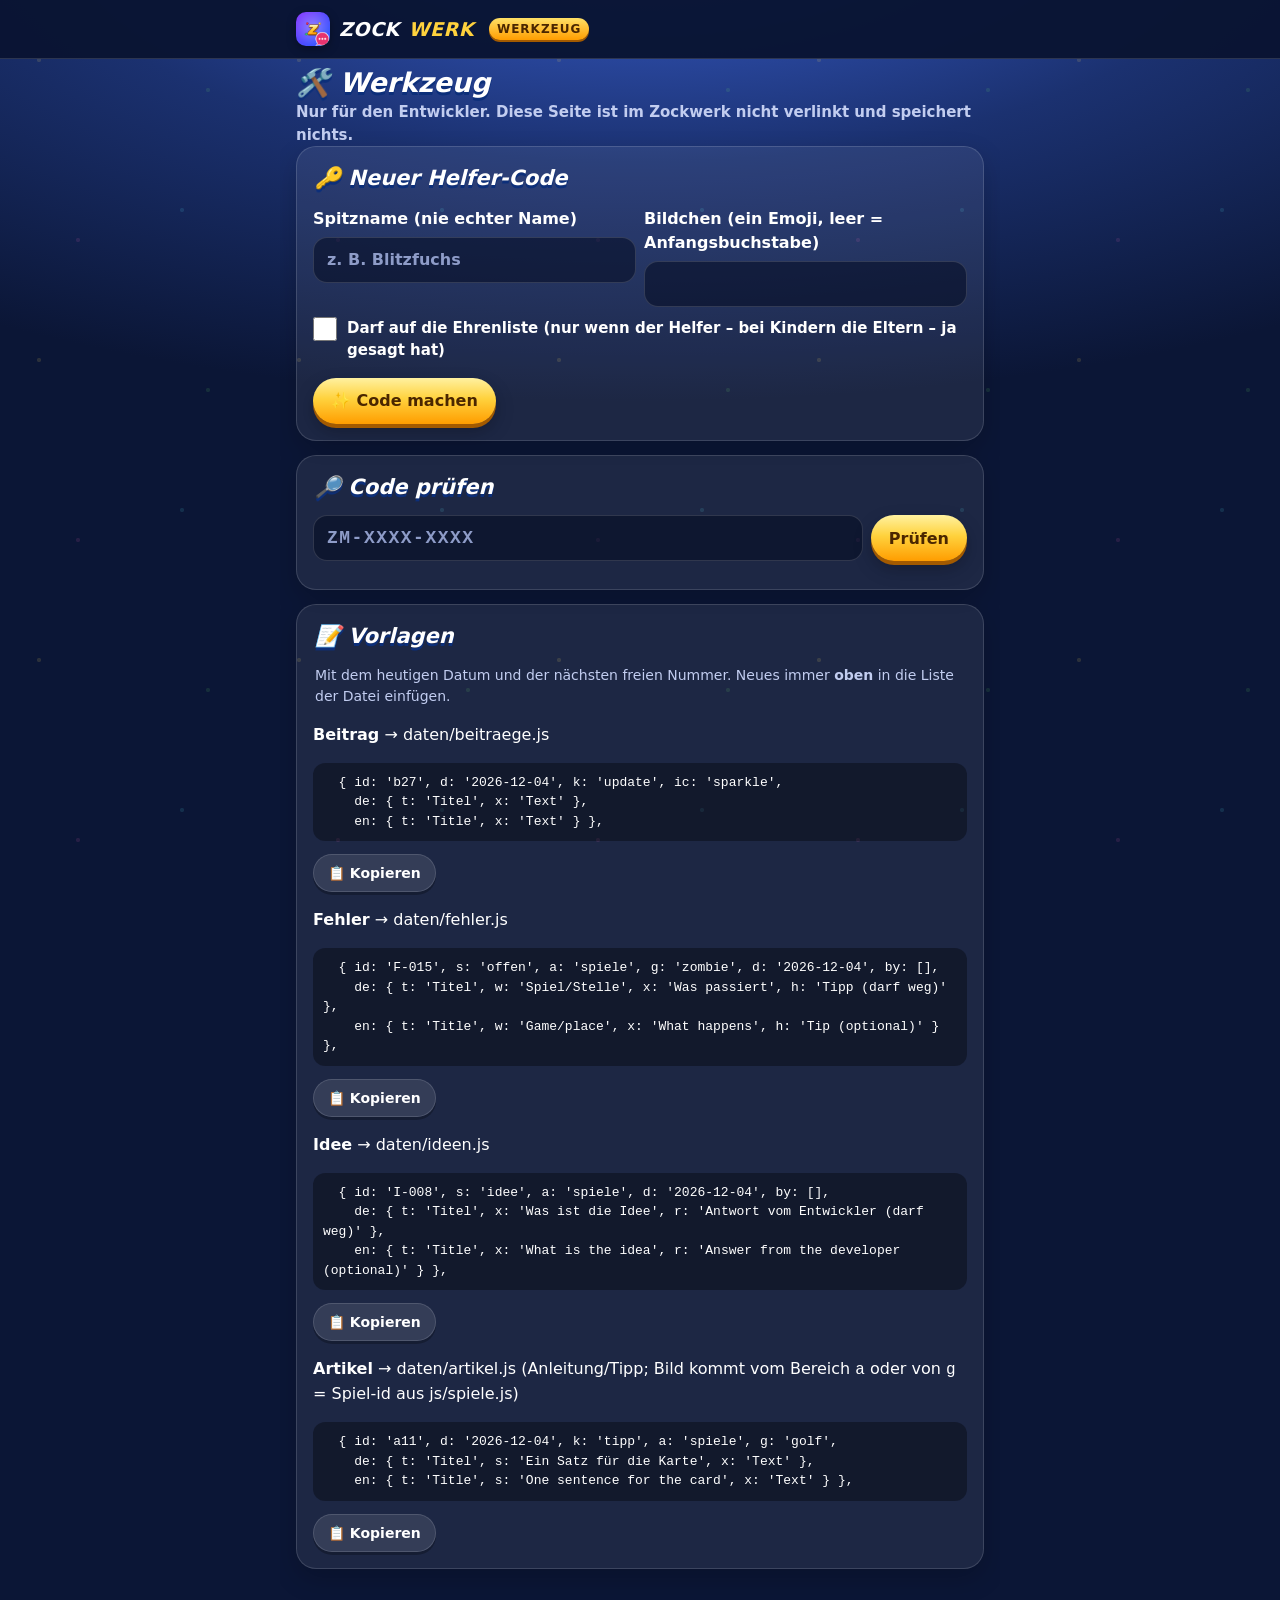
<file: zockwerk/werkzeug.html>
<!doctype html>
<html lang="de">
<head>
<meta charset="utf-8">
<meta name="viewport" content="width=device-width, initial-scale=1">
<meta name="robots" content="noindex, nofollow">
<title>Zockwerk – Werkzeug</title>
<link rel="icon" href="img/icon-192.png">
<link rel="stylesheet" href="css/app.css">
<style>
  main { padding-bottom: 40px; } .card h2 { margin-top: 0; } pre { white-space: pre-wrap; word-break: break-word; background: rgba(0,0,0,.35); border-radius: 12px; padding: 10px; font: 13px/1.5 ui-monospace, Menlo, monospace; }
  .code { font: 900 28px ui-monospace, Menlo, monospace; letter-spacing: 2px; color: var(--gold); text-align: center; margin: 10px 0; }
  .row { display: flex; gap: 8px; flex-wrap: wrap; } .row > * { flex: 1 1 140px; } label.fl { margin-bottom: 10px; }
</style>
</head>
<body>
<header class="top"><div class="in"><a class="brand" href="./"><img src="img/icon-192.png" alt="">ZOCK<b>WERK</b><small>Werkzeug</small></a></div></header>
<main>
  <h1 class="vh">🛠️ Werkzeug</h1>
  <p class="sub">Nur für den Entwickler. Diese Seite ist im Zockwerk nicht verlinkt und speichert nichts.</p>

  <section class="card">
    <h2>🔑 Neuer Helfer-Code</h2>
    <div class="row">
      <label class="fl">Spitzname (nie echter Name)<input id="hn" maxlength="20" placeholder="z. B. Blitzfuchs"></label>
      <label class="fl">Bildchen (ein Emoji, leer = Anfangsbuchstabe)<input id="hav" maxlength="4" value=""></label>
    </div>
    <label class="check"><input type="checkbox" id="hpub"><span>Darf auf die Ehrenliste (nur wenn der Helfer – bei Kindern die Eltern – ja gesagt hat)</span></label>
    <button class="btn" id="mk">✨ Code machen</button>
    <div id="out" hidden>
      <div class="code" id="code"></div>
      <p class="hint">⚠️ Den Code <b>nur dem Helfer</b> schicken – nie ins Projekt schreiben. Ins Projekt kommt nur dieser Eintrag (in <b>daten/helfer.js</b> in die Liste):</p>
      <pre id="snip"></pre><button class="btn ghost sm" data-copy="snip">📋 Eintrag kopieren</button>
      <p class="hint">E-Mail an den Helfer:</p>
      <pre id="mail"></pre><button class="btn ghost sm" data-copy="mail">📋 E-Mail-Text kopieren</button>
    </div>
  </section>

  <section class="card">
    <h2>🔎 Code prüfen</h2>
    <div class="cf"><input id="ck" placeholder="ZM-XXXX-XXXX"><button class="btn" id="ckb">Prüfen</button></div>
    <p id="ckr" class="hint"></p>
  </section>

  <section class="card">
    <h2>📝 Vorlagen</h2>
    <p class="hint">Mit dem heutigen Datum und der nächsten freien Nummer. Neues immer <b>oben</b> in die Liste der Datei einfügen.</p>
    <p><b>Beitrag</b> → daten/beitraege.js</p><pre id="tp"></pre><button class="btn ghost sm" data-copy="tp">📋 Kopieren</button>
    <p><b>Fehler</b> → daten/fehler.js</p><pre id="tb"></pre><button class="btn ghost sm" data-copy="tb">📋 Kopieren</button>
    <p><b>Idee</b> → daten/ideen.js</p><pre id="ti"></pre><button class="btn ghost sm" data-copy="ti">📋 Kopieren</button>
    <p><b>Artikel</b> → daten/artikel.js (Anleitung/Tipp; Bild kommt vom Bereich <code>a</code> oder von <code>g</code> = Spiel-id aus js/spiele.js)</p><pre id="ta"></pre><button class="btn ghost sm" data-copy="ta">📋 Kopieren</button>
  </section>
</main>
<div id="toast" role="status" aria-live="polite"></div>
<script src="js/code.js"></script>
<script src="daten/beitraege.js"></script>
<script src="daten/fehler.js"></script>
<script src="daten/ideen.js"></script>
<script src="daten/helfer.js"></script>
<script src="daten/artikel.js"></script>
<script>
(() => {
  const $ = id => document.getElementById(id), ZH = window.ZH || {}, C = window.ZHC;
  const d = new Date(), today = d.getFullYear() + '-' + String(d.getMonth() + 1).padStart(2, '0') + '-' + String(d.getDate()).padStart(2, '0');
  const q = s => "'" + String(s).replace(/\\/g, '\\\\').replace(/'/g, "\\'") + "'";
  const next = (list, pre, w) => { let n = 0; (list || []).forEach(x => { const m = new RegExp('^' + pre + '(\\d+)$').exec(x.id || ''); if (m) n = Math.max(n, +m[1]); }); return pre + String(n + 1).padStart(w, '0'); };
  const toast = t => { const el = $('toast'); el.textContent = t; el.classList.add('on'); setTimeout(() => el.classList.remove('on'), 2000); };
  $('mk').onclick = () => {
    const n = $('hn').value.trim(); if (!n) { toast('Bitte einen Spitznamen eingeben'); return; }
    const code = C.make(), id = next(ZH.helpers, 'h', 0);
    $('code').textContent = code;
    $('snip').textContent = "  { id: " + q(id) + ", n: " + q(n) + ", av: " + q($('hav').value.trim()) + ", pub: " + ($('hpub').checked ? 1 : 0) +
      ", h: " + q(C.hash(code)) + ", seit: " + q(today) + ", badges: [], extra: [] },";
    $('mail').textContent = 'Hallo ' + n + '!\n\nDanke für deine Hilfe – du hast Zockmix besser gemacht! 💖\nDein Helfer-Code: ' + code +
      '\n\nÖffne das Zockwerk → „Helfer“ und gib dort den Code ein. Dann siehst du deinen Rang und deine Abzeichen.\nDen Code bitte niemandem weitergeben.' +
      '\n\n---\n\nHi ' + n + '!\n\nThanks for your help – you made Zockmix better! 💖\nYour helper code: ' + code +
      '\n\nOpen Zockwerk → “Helpers” and enter the code. Then you can see your rank and badges.\nPlease don’t share the code with anyone.';
    $('out').hidden = false;
  };
  $('ckb').onclick = () => {
    const v = $('ck').value;
    if (!C.ok(v)) { $('ckr').textContent = '❌ Kein gültiger Code.'; return; }
    const h = C.hash(v), x = (ZH.helpers || []).find(e => e.h === h);
    $('ckr').textContent = x ? '✅ Gehört zu ' + x.n + ' (' + x.id + ')' : 'ℹ️ Gültig, aber noch nicht eingetragen. Prüfsumme: ' + h;
  };
  $('tp').textContent = "  { id: " + q(next(ZH.posts, 'b', 0)) + ", d: " + q(today) + ", k: 'update', ic: 'sparkle',\n    de: { t: 'Titel', x: 'Text' },\n    en: { t: 'Title', x: 'Text' } },";
  $('tb').textContent = "  { id: " + q(next(ZH.bugs, 'F-', 3)) + ", s: 'offen', a: 'spiele', g: 'zombie', d: " + q(today) + ", by: [],\n    de: { t: 'Titel', w: 'Spiel/Stelle', x: 'Was passiert', h: 'Tipp (darf weg)' },\n    en: { t: 'Title', w: 'Game/place', x: 'What happens', h: 'Tip (optional)' } },";
  $('ti').textContent = "  { id: " + q(next(ZH.ideas, 'I-', 3)) + ", s: 'idee', a: 'spiele', d: " + q(today) + ", by: [],\n    de: { t: 'Titel', x: 'Was ist die Idee', r: 'Antwort vom Entwickler (darf weg)' },\n    en: { t: 'Title', x: 'What is the idea', r: 'Answer from the developer (optional)' } },";
  $('ta').textContent = "  { id: " + q(next(ZH.guides, 'a', 0)) + ", d: " + q(today) + ", k: 'tipp', a: 'spiele', g: 'golf',\n    de: { t: 'Titel', s: 'Ein Satz für die Karte', x: 'Text' },\n    en: { t: 'Title', s: 'One sentence for the card', x: 'Text' } },";
  document.addEventListener('click', e => {
    const b = e.target.closest('[data-copy]'); if (!b) return;
    const t = $(b.dataset.copy).textContent, ta = document.createElement('textarea');
    ta.value = t; document.body.appendChild(ta); ta.select();
    let ok = false; try { ok = document.execCommand('copy'); } catch (er) { ok = false; }
    ta.remove();
    if (!ok && navigator.clipboard) navigator.clipboard.writeText(t).then(() => toast('Kopiert!'), () => toast('Bitte von Hand markieren'));
    else toast(ok ? 'Kopiert!' : 'Bitte von Hand markieren');
  });
})();
</script>
</body>
</html>
</file>
<file: style.css>
/* Zockmix – Infoseite. Nur eigene Dateien: keine fremden Schriften, keine Cookies, kein Tracking. */
:root { --gold: #ffd23d; --ink: #1d2340; --card: rgba(255, 255, 255, .09); --line: rgba(255, 255, 255, .14); }
* { box-sizing: border-box; }
html { scroll-behavior: smooth; }
body { margin: 0; color: #fff; font: 16px/1.55 system-ui, -apple-system, "Segoe UI", Roboto, Arial, sans-serif;
  background: radial-gradient(ellipse at 50% -10%, #3a5fd0 0%, #1a2f6a 38%, #0b1636 75%) fixed, #0b1636; }
body::before { content: ''; position: fixed; inset: 0; pointer-events: none; opacity: .45; z-index: 0;
  background-image: radial-gradient(circle at 15% 20%, rgba(255,224,102,.35) 0 2px, transparent 3px), radial-gradient(circle at 80% 30%, rgba(124,255,107,.3) 0 2px, transparent 3px),
    radial-gradient(circle at 30% 80%, rgba(255,106,193,.3) 0 2px, transparent 3px), radial-gradient(circle at 70% 70%, rgba(95,246,255,.3) 0 2px, transparent 3px);
  background-size: 260px 300px; }
/* Sprache: alles mit lang="de"/lang="en" wird passend aus- und eingeblendet */
html[lang="de"] body [lang="en"], html[lang="en"] body [lang="de"] { display: none !important; }
a { color: var(--gold); }
.wrap { position: relative; z-index: 1; max-width: 980px; margin: 0 auto; padding: 0 16px; }

/* Kopfleiste */
.top { position: sticky; top: 0; z-index: 10; backdrop-filter: blur(10px); -webkit-backdrop-filter: blur(10px); background: rgba(11, 22, 54, .72); border-bottom: 1px solid var(--line); }
.top .wrap { display: flex; align-items: center; gap: 10px; height: 60px; }
.brand { display: flex; align-items: center; gap: 9px; color: #fff; text-decoration: none; font-weight: 900; font-style: italic; font-size: 20px; letter-spacing: .5px; }
.brand img { width: 34px; height: 34px; border-radius: 9px; box-shadow: 0 3px 10px rgba(0,0,0,.35); }
.brand b { color: var(--gold); }
.langsw { margin-left: auto; display: flex; gap: 4px; padding: 4px; border-radius: 99px; background: rgba(0, 0, 0, .28); border: 1px solid var(--line); }
.langsw button { display: flex; align-items: center; gap: 6px; border: 0; cursor: pointer; padding: 5px 11px 5px 6px; border-radius: 99px; background: none; color: #cfd8f5; font: 800 13px system-ui, sans-serif; }
.langsw button svg { width: 24px; height: 16px; border-radius: 3px; box-shadow: 0 1px 3px rgba(0,0,0,.4); }
.langsw button[aria-pressed="true"] { background: linear-gradient(180deg, #ffe066, #ff9d00); color: #4a2600; box-shadow: 0 2px 0 #a35a00; }

/* Logo wie in der App */
.logo { font-size: clamp(64px, 17vw, 120px); line-height: .86; font-weight: 900; font-style: italic; letter-spacing: 2px; text-align: center; margin: 0;
  text-shadow: 0 6px 0 #0c2f7a, 0 14px 30px rgba(0, 0, 0, .45); transform: rotate(-3deg); animation: pop 3s ease-in-out infinite; }
.logo span { display: block; padding-top: .16em; margin-top: -.16em; background: linear-gradient(180deg, #fff3b0 0%, #ffd23d 45%, #ff9d00 100%);
  -webkit-background-clip: text; background-clip: text; -webkit-text-fill-color: transparent; filter: drop-shadow(0 6px 0 #8a4b00); text-shadow: none; }
@keyframes pop { 0%, 100% { transform: rotate(-3deg) scale(1); } 50% { transform: rotate(-1deg) scale(1.03); } }
.balls { display: flex; justify-content: center; gap: 12px; height: 46px; align-items: flex-end; margin: 14px 0 6px; }
.balls i { width: 18px; height: 18px; border-radius: 50%; box-shadow: inset -3px -4px 0 rgba(0,0,0,.22), 0 3px 6px rgba(0,0,0,.3); animation: hop 1s ease-in-out infinite; }
.balls i:nth-child(1) { background: #ff4d5e; } .balls i:nth-child(2) { background: #ffd23d; animation-delay: .12s; } .balls i:nth-child(3) { background: #35cf66; animation-delay: .24s; }
.balls i:nth-child(4) { background: #3d8bff; animation-delay: .36s; } .balls i:nth-child(5) { background: #b36bff; animation-delay: .48s; }
@keyframes hop { 0%, 100% { transform: translateY(0) scale(1.1, .9); } 45% { transform: translateY(-22px) scale(.95, 1.05); } }
@media (prefers-reduced-motion: reduce) { .logo, .balls i { animation: none; } }

/* Startbereich */
.hero { text-align: center; padding: 46px 0 18px; }
.hero p.lead { max-width: 620px; margin: 10px auto 0; font-size: clamp(17px, 2.6vw, 21px); font-weight: 700; color: #e6eeff; }
.chips { display: flex; flex-wrap: wrap; justify-content: center; gap: 8px; margin: 20px 0 6px; }
.chips span { padding: 7px 13px; border-radius: 99px; background: var(--card); border: 1px solid var(--line); font-size: 14px; font-weight: 800; }
.soon { display: inline-flex; align-items: center; gap: 10px; margin-top: 18px; padding: 13px 22px; border-radius: 99px; font-weight: 900; font-size: 17px; color: #123d00;
  background: linear-gradient(180deg, #b6ff7a, #4fd33a); box-shadow: 0 5px 0 #2b7d1c, 0 10px 24px rgba(0,0,0,.3); }

/* Bilder aus der App */
.shots { display: flex; gap: 16px; overflow-x: auto; scroll-snap-type: x mandatory; padding: 26px 16px 22px; margin: 0 -16px; scrollbar-width: none; }
.shots::-webkit-scrollbar { display: none; }
.shots figure { flex: none; margin: 0; scroll-snap-align: center; text-align: center; }
.shots img { display: block; width: 210px; aspect-ratio: 360 / 740; border-radius: 26px; border: 6px solid #0a0f22; background: #0a0f22; object-fit: cover;
  box-shadow: 0 0 0 2px #3a4670, 0 18px 40px rgba(0,0,0,.45); }
.shots figcaption { margin-top: 10px; font-weight: 800; font-size: 14px; color: #cfd8f5; }
@media (min-width: 1000px) { .shots { justify-content: center; } }

/* Abschnitte und Karten */
section.blk { padding: 26px 0; }
h2 { font-size: clamp(24px, 4vw, 32px); font-weight: 900; font-style: italic; margin: 0 0 16px; text-align: center; text-shadow: 0 3px 0 #0c2f7a; }
h2 span { color: var(--gold); }
.grid { display: grid; grid-template-columns: repeat(auto-fill, minmax(260px, 1fr)); gap: 12px; }
.card { background: var(--card); border: 1px solid var(--line); border-radius: 20px; padding: 16px 16px 14px; }
.card .em { font-size: 30px; line-height: 1; }
.card h3 { margin: 8px 0 4px; font-size: 18px; }
.card p { margin: 0; color: #d3dcf7; font-size: 15px; }
.card.note { border-style: dashed; }
.tag { display: inline-block; margin-left: 6px; padding: 1px 8px; border-radius: 99px; background: rgba(255, 210, 61, .2); color: var(--gold); font-size: 12px; font-weight: 800; vertical-align: 2px; }
.parents { display: grid; grid-template-columns: repeat(auto-fill, minmax(210px, 1fr)); gap: 10px; }
.parents div { display: flex; gap: 10px; align-items: flex-start; background: rgba(124,255,107,.08); border: 1px solid rgba(124,255,107,.25); border-radius: 16px; padding: 12px 14px; font-weight: 700; font-size: 15px; }
.parents b { font-size: 22px; line-height: 1; }

/* Fragen */
details { background: var(--card); border: 1px solid var(--line); border-radius: 16px; margin-bottom: 8px; }
summary { cursor: pointer; list-style: none; padding: 14px 44px 14px 16px; font-weight: 800; position: relative; }
summary::-webkit-details-marker { display: none; }
summary::after { content: '+'; position: absolute; right: 16px; top: 9px; font-size: 24px; color: var(--gold); transition: transform .2s; }
details[open] summary::after { transform: rotate(45deg); }
details p { margin: 0; padding: 0 16px 14px; color: #d3dcf7; }

.contact { text-align: center; }
.contact a.mail { display: inline-block; margin-top: 6px; padding: 12px 20px; border-radius: 99px; background: rgba(255,255,255,.12); border: 1px solid var(--line); color: #fff; font-weight: 800; text-decoration: none; }

/* Fuß */
footer { position: relative; z-index: 1; margin-top: 30px; padding: 22px 0 34px; border-top: 1px solid var(--line); text-align: center; color: #aab6dc; font-size: 14px; }
footer a { color: #fff; margin: 0 8px; font-weight: 700; text-decoration: none; }
footer p { margin: 10px 0 0; }

/* Text-Seiten (Datenschutz, Impressum) */
.doc { max-width: 780px; margin: 26px auto 0; background: #fff; color: var(--ink); border-radius: 24px; padding: 26px 22px 30px; box-shadow: 0 20px 50px rgba(0,0,0,.35); }
.doc h1 { font-size: clamp(24px, 4.5vw, 32px); font-weight: 900; margin: 0 0 4px; color: #1a2f6a; }
.doc h2 { font-size: 19px; font-style: normal; text-align: left; text-shadow: none; margin: 26px 0 6px; color: #1a2f6a; }
.doc h3 { font-size: 16px; margin: 16px 0 4px; }
.doc a { color: #3a5fd0; }
.doc .mut { color: #66638a; font-size: 14px; }
.doc .box { background: #f1f4ff; border-left: 5px solid #3d8bff; border-radius: 12px; padding: 12px 14px; }
.doc ul { padding-left: 20px; } .doc li { margin: 4px 0; }
@media (max-width: 480px) { .doc { border-radius: 18px; padding: 20px 16px 24px; } }
</file>
<file: zockwerk/css/app.css>
/* Zockwerk – Aussehen wie Zockmix: dunkles Blau, goldene Knöpfe, schräge dicke Schrift, selbst gezeichnete Bildchen (js/icons.js).
   Nur eigene Dateien: keine fremden Schriften, nichts von anderen Servern. Für schwache Handys: kein backdrop-filter, Animationen nur
   mit transform/opacity; bei „weniger Bewegung“ ist alles still (ganz unten). */
:root { --gold: #ffd23d; --ink: #0b1636; --card: rgba(255, 255, 255, .075); --card2: rgba(255, 255, 255, .12); --line: rgba(255, 255, 255, .14);
  --txt: #fff; --sub: #c2cdf0; --tabh: 66px; --safeb: env(safe-area-inset-bottom, 0px); --ease: cubic-bezier(.2, .8, .25, 1); --spring: cubic-bezier(.3, 1.45, .5, 1); }
* { box-sizing: border-box; -webkit-tap-highlight-color: transparent; }
[hidden] { display: none !important; }
/* Antippen soll nie Text markieren oder doppelt zoomen */
.btn, .link, .more, .like, .chips button, .tabs a, .kind, .seg label, .check, .stat, .wrow, .pill, .langsw button, summary, #vbar button {
  -webkit-user-select: none; user-select: none; touch-action: manipulation; }
html { scroll-padding-top: 76px; }
body { margin: 0; color: var(--txt); font: 16px/1.5 system-ui, -apple-system, "Segoe UI", Roboto, Arial, sans-serif; min-height: 100vh; overflow-x: hidden;
  background: radial-gradient(ellipse 120% 70% at 50% -10%, #3b62d6 0%, #1b3170 40%, #0b1636 78%) fixed, #0b1636; }
body::before { content: ''; position: fixed; inset: 0; pointer-events: none; opacity: .38; z-index: 0;
  background-image: radial-gradient(circle at 15% 20%, rgba(255,224,102,.35) 0 1.6px, transparent 2.6px), radial-gradient(circle at 80% 30%, rgba(124,255,107,.28) 0 1.6px, transparent 2.6px),
    radial-gradient(circle at 30% 80%, rgba(255,106,193,.3) 0 1.6px, transparent 2.6px), radial-gradient(circle at 70% 70%, rgba(95,246,255,.3) 0 1.6px, transparent 2.6px);
  background-size: 260px 300px; }
a { color: var(--gold); }
/* Farb-Schimmer hinter der Seite (Melden: Farbe der gewählten Art), weich überblendet */
@property --kc { syntax: '<color>'; inherits: true; initial-value: rgba(11, 22, 54, 0); }
#tint { position: fixed; inset: 0; z-index: 0; pointer-events: none; --kc: rgba(11, 22, 54, 0); transition: --kc .8s var(--ease);
  background: radial-gradient(ellipse 150% 70% at 50% 6%, var(--kc), rgba(11, 22, 54, 0) 75%), radial-gradient(ellipse 150% 55% at 50% 104%, var(--kc), rgba(11, 22, 54, 0) 72%); }
#tint::before { content: ''; position: absolute; inset: 0; background: var(--kc); opacity: .38; }
:focus-visible { outline: 3px solid var(--gold); outline-offset: 2px; }
.ic { width: 1.2em; height: 1.2em; flex: none; vertical-align: -.22em; }
h2 { display: flex; align-items: center; gap: 9px; font-size: 21px; font-weight: 900; font-style: italic; margin: 30px 2px 12px; text-shadow: 0 3px 0 #0c2f7a; }
h2 .ic { color: var(--gold); width: 22px; height: 22px; }
h3 { margin: 0; font-size: 18px; line-height: 1.3; }
.tx p { margin: 0 0 10px; } .tx p:last-child, .tx ul:last-child { margin-bottom: 0; }
.tx ul { margin: 0 0 10px; padding-left: 20px; } .tx li { margin: 3px 0; } .tx li::marker { color: var(--gold); }

/* Kopfleiste */
.top { position: sticky; top: 0; z-index: 20; background: rgba(10, 20, 50, .96); border-bottom: 1px solid var(--line); padding-top: env(safe-area-inset-top, 0px); }
.top .in { display: flex; align-items: center; gap: 8px; height: 58px; max-width: 720px; margin: 0 auto; padding: 0 16px; }
.brand { display: flex; align-items: center; gap: 9px; color: #fff; text-decoration: none; font-weight: 900; font-style: italic; font-size: 19px; letter-spacing: .5px; white-space: nowrap; }
.brand img { width: 34px; height: 34px; border-radius: 10px; box-shadow: 0 3px 10px rgba(0,0,0,.35); transition: transform .3s var(--spring); }
.brand:active img { transform: rotate(-8deg) scale(.92); }
.brand b { color: var(--gold); }
.brand small { margin-left: 6px; padding: 2px 8px; border-radius: 99px; font-size: 12px; font-style: normal; letter-spacing: 1px; text-transform: uppercase;
  color: #4a2600; background: linear-gradient(180deg, #ffe066, #ff9d00); box-shadow: 0 2px 0 #a35a00; vertical-align: 2px; }
.langsw { margin-left: auto; display: flex; gap: 3px; padding: 3px; border-radius: 99px; background: rgba(0, 0, 0, .3); border: 1px solid var(--line); }
.langsw button { display: flex; align-items: center; gap: 5px; border: 0; cursor: pointer; padding: 5px 9px 5px 5px; border-radius: 99px; background: none; color: #cfd8f5;
  font: 800 12px system-ui, sans-serif; min-height: 32px; transition: background .25s, color .25s; }
.langsw button svg { width: 22px; height: 15px; border-radius: 3px; box-shadow: 0 1px 3px rgba(0,0,0,.4); }
.langsw button[aria-pressed="true"] { background: linear-gradient(180deg, #ffe066, #ff9d00); color: #4a2600; box-shadow: 0 2px 0 #a35a00; }

/* Inhalt + Wechsel zwischen den Reitern */
main { position: relative; z-index: 1; max-width: 720px; margin: 0 auto; padding: 8px 16px calc(var(--tabh) + var(--safeb) + 40px); overflow-x: hidden; overflow-x: clip; }
.view.enter-r { animation: vinR .38s var(--ease); } .view.enter-l { animation: vinL .38s var(--ease); }
@keyframes vinR { from { opacity: .3; transform: translateX(34px); } to { opacity: 1; transform: none; } }
@keyframes vinL { from { opacity: .3; transform: translateX(-34px); } to { opacity: 1; transform: none; } }
/* Einblenden beim Scrollen (js: reveal → .in, Abstand über --d) */
.rv { opacity: 0; transform: translateY(18px); transition: opacity .55s ease var(--d, 0ms), transform .6s var(--ease) var(--d, 0ms); }
.rv.in { opacity: 1; transform: none; }
.vhead { display: flex; align-items: center; gap: 14px; margin: 20px 2px 16px; }
.vh { font-size: 27px; line-height: 1.15; font-weight: 900; font-style: italic; margin: 0 0 3px; text-shadow: 0 3px 0 #0c2f7a; }
.sub { margin: 0; color: var(--sub); font-weight: 600; font-size: 15px; }
.card { position: relative; background: var(--card); border: 1px solid var(--line); border-radius: 20px; padding: 16px; margin: 0 0 14px; box-shadow: 0 10px 26px rgba(0,0,0,.18); }
.empty { text-align: center; color: var(--sub); font-weight: 700; padding: 26px 0; }
.empty .big { width: 40px; height: 40px; opacity: .6; }
.empty p { margin: 6px 0 0; }
.hint { font-size: 14px; color: var(--sub); margin: 6px 2px 12px; }

/* Rund-Bildchen in Farbe */
.emb { position: relative; display: inline-grid; place-items: center; flex: none; width: 44px; height: 44px; border-radius: 14px; color: #fff; background: var(--c);
  box-shadow: inset 0 -3px 0 rgba(0,0,0,.18), 0 6px 14px rgba(0,0,0,.25); }
.emb::before { content: ''; position: absolute; inset: 0; border-radius: inherit; background: linear-gradient(160deg, rgba(255,255,255,.38), rgba(255,255,255,0) 55%, rgba(0,0,0,.15)); }
.emb .ic { position: relative; width: 56%; height: 56%; filter: drop-shadow(0 1px 1px rgba(0,0,0,.25)); }
.emb.big { width: 56px; height: 56px; border-radius: 18px; } .emb.xs { width: 22px; height: 22px; border-radius: 7px; vertical-align: -6px; margin-right: 6px; box-shadow: none; }
.av { display: inline-grid; place-items: center; flex: none; width: 36px; height: 36px; border-radius: 50%; color: #fff; font-weight: 900; font-size: 17px; background: var(--c);
  background-image: linear-gradient(160deg, rgba(255,255,255,.35), rgba(0,0,0,.15)); box-shadow: 0 3px 8px rgba(0,0,0,.3); }
.av.sm { width: 24px; height: 24px; font-size: 12px; border: 2px solid #18295f; }
.av.big { width: 88px; height: 88px; font-size: 42px; border: 4px solid var(--c); background-color: rgba(255,255,255,.12); box-shadow: 0 8px 22px rgba(0,0,0,.35); }

/* Knöpfe */
.btn { position: relative; overflow: hidden; display: inline-flex; align-items: center; justify-content: center; gap: 8px; min-height: 46px; padding: 10px 18px; border: 0; border-radius: 99px;
  cursor: pointer; font: 900 16px system-ui, sans-serif; text-decoration: none; color: #4a2600; background: linear-gradient(180deg, #fff1a0, #ffd23d 45%, #ff9d00);
  box-shadow: 0 4px 0 #a35a00, 0 8px 18px rgba(0,0,0,.25); transition: transform .12s, box-shadow .12s; text-align: center; isolation: isolate; }
.btn .ic { width: 1.25em; height: 1.25em; }
.btn:active { transform: translateY(3px) scale(.98); box-shadow: 0 1px 0 #a35a00, 0 4px 10px rgba(0,0,0,.25); }
.btn.b2 { color: #fff; background: linear-gradient(180deg, #84b8ff, #3d8bff 50%, #2563d8); box-shadow: 0 4px 0 #173f8f, 0 8px 18px rgba(0,0,0,.25); }
.btn.b2:active { box-shadow: 0 1px 0 #173f8f; }
.btn.ghost { color: #fff; background: rgba(255,255,255,.1); border: 1px solid var(--line); box-shadow: 0 3px 0 rgba(0,0,0,.25); }
.btn.sm { min-height: 38px; padding: 7px 14px; font-size: 14px; gap: 6px; }
.btn.big { min-height: 54px; font-size: 18px; padding: 12px 24px; }
@media (hover: hover) {
  .btn::after { content: ''; position: absolute; top: 0; bottom: 0; left: -60%; width: 40%; z-index: -1; background: linear-gradient(100deg, transparent, rgba(255,255,255,.45), transparent);
    transform: skewX(-18deg) translateX(0); transition: transform .6s var(--ease); }
  .btn:hover::after { transform: skewX(-18deg) translateX(420%); }
}
.rip { position: absolute; border-radius: 50%; pointer-events: none; background: rgba(255,255,255,.38); transform: scale(0); animation: rip .6s ease-out forwards; z-index: 0; }
@keyframes rip { to { transform: scale(1); opacity: 0; } }
.link { display: inline-flex; align-items: center; gap: 6px; border: 0; background: none; color: var(--gold); font: 800 14px system-ui, sans-serif; text-decoration: underline;
  cursor: pointer; padding: 8px 2px; min-height: 40px; }

/* Start: Bühne mit Zahnrädern */
.hero { position: relative; isolation: isolate; overflow: hidden; text-align: center; margin: 0 -16px; padding: 30px 16px 8px; }
.gears { position: absolute; inset: 0; z-index: -1; pointer-events: none; }
.gears svg { position: absolute; fill: rgba(255,255,255,.045); stroke: rgba(255,210,61,.22); stroke-width: 1.1; }
.gears .g1 { width: 230px; height: 230px; left: -78px; top: -40px; animation: spin 44s linear infinite; }
.gears .g2 { width: 170px; height: 170px; right: -52px; top: 34px; animation: spin 30s linear infinite reverse; }
.gears .g3 { width: 96px; height: 96px; right: 86px; top: -22px; animation: spin 20s linear infinite; stroke: rgba(95,216,255,.25); }
@keyframes spin { to { transform: rotate(360deg); } }
.glow { position: absolute; z-index: -1; left: 50%; top: 40px; width: 320px; height: 220px; margin-left: -160px; border-radius: 50%; pointer-events: none;
  background: radial-gradient(closest-side, rgba(255,190,60,.32), rgba(255,120,180,.12) 60%, transparent); animation: breathe 5s ease-in-out infinite; }
@keyframes breathe { 0%, 100% { opacity: .65; transform: scale(.94); } 50% { opacity: 1; transform: scale(1.06); } }
.logo { margin: 0; font-size: clamp(56px, 18vw, 96px); line-height: .88; font-weight: 900; font-style: italic; letter-spacing: 2px; transform: rotate(-3deg); }
.logo span { display: block; }
.logo i { display: inline-block; font-style: italic; }
.logo .l1 i { color: #fff; text-shadow: 0 6px 0 #0c2f7a, 0 14px 30px rgba(0,0,0,.45); }
.logo .l2 { padding-top: .12em; }
.logo .l2 i { color: transparent; -webkit-background-clip: text; background-clip: text; filter: drop-shadow(0 6px 0 #8a4b00);
  background-image: linear-gradient(100deg, transparent 38%, rgba(255,255,255,.85) 50%, transparent 62%), linear-gradient(180deg, #fff3b0 0%, #ffd23d 45%, #ff9d00 100%);
  background-size: 320% 100%, 100% 100%; background-position: 130% 0, 0 0; background-repeat: no-repeat;
  animation: shine 3.6s ease-in-out 1.2s 3; animation-delay: calc(1.2s + var(--i) * 60ms); }
@keyframes shine { 0%, 55% { background-position: 130% 0, 0 0; } 100% { background-position: -30% 0, 0 0; } }
.hero.intro .logo i { animation: drop .75s var(--spring) backwards; animation-delay: calc(var(--i) * 70ms); }
.hero.intro .logo .l2 i { animation: drop .75s var(--spring) backwards, shine 3.6s ease-in-out 3; animation-delay: calc(var(--i) * 70ms), calc(1.2s + var(--i) * 60ms); }
@keyframes drop { from { opacity: 0; transform: translateY(-46px) scale(.5) rotate(-12deg); } 70% { opacity: 1; } to { transform: none; } }
.hl { display: inline-block; margin-top: 14px; padding: 6px 16px; border-radius: 99px; font-weight: 900; font-style: italic; letter-spacing: .4px; font-size: 16px;
  color: #fff; background: linear-gradient(180deg, #ff86b4, #e8336f); box-shadow: 0 4px 0 #8f1a44, 0 10px 22px rgba(232,51,111,.3); transform: rotate(-3deg); }
.hero.intro .hl { animation: popIn .6s var(--spring) .45s backwards; }
@keyframes popIn { from { opacity: 0; transform: rotate(-3deg) scale(.4); } to { opacity: 1; transform: rotate(-3deg) scale(1); } }
.balls { display: flex; justify-content: center; gap: 11px; height: 40px; align-items: flex-end; margin: 8px 0 2px; }
.balls i { width: 15px; height: 15px; border-radius: 50%; box-shadow: inset -3px -4px 0 rgba(0,0,0,.22), 0 3px 6px rgba(0,0,0,.3); animation: hop 1s ease-in-out infinite; }
.balls i:nth-child(1) { background: #ff4d5e; } .balls i:nth-child(2) { background: #ffd23d; animation-delay: .12s; } .balls i:nth-child(3) { background: #35cf66; animation-delay: .24s; }
.balls i:nth-child(4) { background: #3d8bff; animation-delay: .36s; } .balls i:nth-child(5) { background: #b36bff; animation-delay: .48s; }
@keyframes hop { 0%, 100% { transform: translateY(0) scale(1.1, .9); } 45% { transform: translateY(-20px) scale(.95, 1.05); } }
.lead { max-width: 480px; margin: 8px auto 16px; font-size: 17px; font-weight: 700; color: #e6eeff; }
.hero.intro .lead, .hero.intro .qbtns { animation: up .6s var(--ease) .55s backwards; }
@keyframes up { from { opacity: 0; transform: translateY(16px); } to { opacity: 1; transform: none; } }
.qbtns { display: flex; flex-wrap: wrap; justify-content: center; gap: 10px; }
.qbtns .btn { flex: 1 1 140px; max-width: 230px; padding: 10px 12px; font-size: 15px; white-space: nowrap; }
#instBtn { margin-top: 14px; }
.stats { display: grid; grid-template-columns: repeat(3, 1fr); gap: 8px; margin: 18px 0 0; }
.stat { position: relative; overflow: hidden; display: block; text-decoration: none; color: #fff; text-align: center; padding: 12px 4px 10px; border-radius: 18px;
  background: var(--card); border: 1px solid var(--line); transition: transform .15s; }
.stat:active { transform: scale(.97); }
.stat::before { content: ''; position: absolute; left: 0; right: 0; top: 0; height: 4px; background: var(--c); }
.stat .ic { display: block; margin: 0 auto 2px; width: 22px; height: 22px; color: var(--c); }
.stat .ic.spin { animation: spin 6s linear infinite; }
.stat b { display: block; font-size: 28px; font-weight: 900; line-height: 1.1; color: var(--c); font-variant-numeric: tabular-nums; }
.stat span { font-size: 13px; font-weight: 700; color: var(--sub); }
.work { padding: 6px 12px 10px; }
.work h3 { font-size: 13px; text-transform: uppercase; letter-spacing: 1px; color: var(--sub); margin: 12px 4px 4px; }
.wrow { position: relative; overflow: hidden; display: flex; align-items: center; gap: 10px; padding: 10px 6px; border-radius: 14px; color: #fff; text-decoration: none; transition: background .2s; }
.wrow + .wrow { border-top: 1px solid var(--line); }
.wrow:active { background: var(--card2); }
.wrow .wt { flex: 1; min-width: 0; font-weight: 800; font-size: 15px; line-height: 1.3; }
.wrow .wt small { display: block; color: var(--sub); font-weight: 600; font-size: 12.5px; }
.wrow .go { color: var(--sub); transition: transform .25s var(--ease); }
.wrow:hover .go { transform: translateX(4px); }
.tick { display: grid; place-items: center; flex: none; width: 28px; height: 28px; border-radius: 50%; color: #0b1636; background: #3ddc78; }
.tick .ic { width: 17px; height: 17px; stroke-width: 3; }
.post .ph { display: flex; gap: 12px; align-items: flex-start; margin-bottom: 10px; }
.meta { display: flex; flex-wrap: wrap; align-items: center; gap: 4px 10px; font-size: 13px; color: var(--sub); font-weight: 700; margin: 2px 0 4px; }
.tag { display: inline-block; padding: 1px 9px; border-radius: 99px; font-size: 12px; font-weight: 900; color: #0b1636; background: var(--c); }
.new { display: inline-block; padding: 1px 7px; border-radius: 6px; font-size: 11px; font-weight: 900; color: #fff; background: #e8336f; letter-spacing: .5px; animation: nudge 2.4s ease-in-out infinite; }
@keyframes nudge { 0%, 80%, 100% { transform: none; } 88% { transform: scale(1.15) rotate(-4deg); } }
.tx.clamp { max-height: 7.4em; overflow: hidden; -webkit-mask-image: linear-gradient(#000 60%, transparent); mask-image: linear-gradient(#000 60%, transparent); }
.tx.open { animation: up .4s var(--ease); }
.more { display: inline-flex; align-items: center; gap: 4px; border: 0; background: none; color: var(--gold); font: 900 14px system-ui, sans-serif; padding: 8px 0 0; cursor: pointer; min-height: 36px; }
.faq details { background: var(--card); border: 1px solid var(--line); border-radius: 16px; margin: 0 0 8px; transition: background .25s; }
.faq details[open] { background: var(--card2); }
summary { list-style: none; cursor: pointer; }
summary::-webkit-details-marker { display: none; }
.faq summary { display: flex; align-items: center; gap: 10px; padding: 13px 16px; font-weight: 800; }
.chev { margin-left: auto; color: var(--gold); transition: transform .3s var(--spring); }
details[open] > summary .chev { transform: rotate(180deg); }
details[open] > .tx, details[open] > p, details[open] > textarea, details[open] > ul, details[open] > pre { animation: up .35s var(--ease); }
.faq .tx { padding: 0 16px 14px; color: #e6eeff; }
.about { padding: 0; margin-top: 28px; }
.about summary { display: flex; align-items: center; gap: 10px; padding: 14px 16px; font-weight: 800; }
.about summary > .ic:first-child { color: var(--gold); }
.about .tx { padding: 0 16px 16px; color: #e6eeff; font-size: 15px; }
.links { display: flex; flex-wrap: wrap; gap: 6px 16px; font-weight: 800; }

/* Fehler und Ideen */
.tools { display: flex; gap: 8px; margin-bottom: 10px; }
.sbox { position: relative; flex: 1 1 auto; min-width: 0; }
.sbox .ic { position: absolute; left: 13px; top: 50%; margin-top: -10px; width: 20px; height: 20px; color: var(--sub); pointer-events: none; }
.sbox input { padding-left: 42px; }
.tools select { flex: 0 1 44%; min-width: 0; }
input, select, textarea { font: 600 16px system-ui, sans-serif; color: #fff; background: rgba(5, 12, 34, .55); border: 1.5px solid var(--line); border-radius: 14px; padding: 11px 13px;
  min-height: 46px; width: 100%; transition: border-color .2s, box-shadow .2s; }
select { appearance: none; -webkit-appearance: none; padding-right: 32px; background-image: linear-gradient(45deg, transparent 50%, #ffd23d 50%), linear-gradient(135deg, #ffd23d 50%, transparent 50%);
  background-position: calc(100% - 18px) 50%, calc(100% - 12px) 50%; background-size: 6px 6px; background-repeat: no-repeat; }
select option { color: #000; background: #fff; }
input:focus, select:focus, textarea:focus { outline: none; border-color: var(--gold); box-shadow: 0 0 0 4px rgba(255, 210, 61, .2); }
::placeholder { color: #8e9cc8; opacity: 1; }
textarea { resize: vertical; line-height: 1.45; }
.chips { display: flex; gap: 7px; overflow-x: auto; padding: 2px 16px 12px; margin: 0 -16px 2px; scrollbar-width: none; }
.chips::-webkit-scrollbar { display: none; }
.chips button { position: relative; overflow: hidden; flex: none; border: 1.5px solid var(--line); background: var(--card); color: #e6eeff; border-radius: 99px; padding: 7px 14px;
  font: 800 14px system-ui, sans-serif; cursor: pointer; min-height: 40px; transition: background .25s, color .25s, border-color .25s, transform .2s var(--spring); }
.chips button small { opacity: .7; font-weight: 900; margin-left: 2px; }
.chips button[aria-pressed="true"] { color: #4a2600; background: linear-gradient(180deg, #ffe066, #ff9d00); border-color: transparent; box-shadow: 0 3px 0 #a35a00; transform: translateY(-1px); }
.item { border-left: 5px solid var(--c); }
.item.hit { animation: hit 1.8s ease-out .3s; }
@keyframes hit { 0%, 35% { box-shadow: 0 0 0 4px var(--gold), 0 10px 26px rgba(0,0,0,.18); } 100% { box-shadow: 0 10px 26px rgba(0,0,0,.18); } }
.ih { display: flex; align-items: center; gap: 8px; margin-bottom: 8px; }
.pill { position: relative; display: inline-flex; align-items: center; gap: 5px; padding: 3px 11px 3px 8px; border-radius: 99px; font-size: 13px; font-weight: 900; color: #0b1636;
  background: var(--c); white-space: nowrap; }
.pill .ic { width: 15px; height: 15px; stroke-width: 2.6; }
.pill.live::after { content: ''; position: absolute; inset: -1px; border-radius: inherit; border: 2px solid var(--c); animation: ring 1.9s ease-out infinite; pointer-events: none; }
.pill.live .ic { animation: spin 5s linear infinite; }
@keyframes ring { from { opacity: .9; transform: scale(1); } to { opacity: 0; transform: scale(1.35, 1.7); } }
.iid { margin-left: auto; font: 800 13px ui-monospace, Menlo, Consolas, monospace; color: var(--sub); text-decoration: none; padding: 4px 0; }
.item h3 { margin-bottom: 4px; }
.area { display: inline-flex; align-items: center; gap: 6px; }
.area::before { content: ''; width: 9px; height: 9px; border-radius: 50%; background: var(--a); box-shadow: 0 0 0 3px rgba(255,255,255,.07); }
.where::before { content: '·'; margin-right: 8px; }
.item .tx { margin-top: 6px; color: #e6eeff; }
.note { display: flex; gap: 9px; align-items: flex-start; margin-top: 10px; padding: 10px 12px; border-radius: 13px; font-size: 15px; border: 1px solid; }
.note .ic { margin-top: 1px; }
.note.tip { background: rgba(255, 210, 61, .1); border-color: rgba(255, 210, 61, .3); } .note.tip .ic { color: var(--gold); }
.note.ok { background: rgba(61, 220, 120, .11); border-color: rgba(61, 220, 120, .35); font-weight: 700; } .note.ok .ic { color: #3ddc78; }
.note.dev { background: rgba(90, 168, 255, .12); border-color: rgba(90, 168, 255, .35); } .note.dev .ic { color: #8cc2ff; }
.ifoot { display: flex; flex-wrap: wrap; align-items: center; gap: 8px 12px; margin-top: 12px; font-size: 14px; font-weight: 700; color: var(--sub); }
.ifoot .btn { margin-left: auto; }
.credit { display: inline-flex; align-items: center; gap: 8px; }
.avs { display: inline-flex; } .avs .av + .av { margin-left: -8px; }
.cnt { display: inline-flex; align-items: center; gap: 5px; }
.cta { text-align: center; margin-top: 18px; }
.cta p { margin: 0 0 10px; font-weight: 800; }

/* Melden */
.flow { list-style: none; margin: 0 0 14px; padding: 0; display: grid; grid-template-columns: repeat(4, 1fr); gap: 6px; position: relative; }
.flow li { position: relative; text-align: center; font-size: 12.5px; line-height: 1.3; color: var(--sub); }
.flow li span { position: relative; z-index: 1; display: grid; place-items: center; width: 46px; height: 46px; margin: 0 auto 6px; border-radius: 50%; color: var(--gold);
  background: #17295f; border: 2px solid rgba(255, 210, 61, .45); box-shadow: 0 6px 14px rgba(0,0,0,.25); }
.flow li:not(:last-child)::after { content: ''; position: absolute; top: 23px; left: calc(50% + 26px); right: calc(-50% + 26px); height: 2px; border-radius: 2px;
  background: linear-gradient(90deg, rgba(255,210,61,.6), rgba(255,210,61,.1)); transform-origin: left; }
.flow li span .ic { width: 22px; height: 22px; }
.flow b { font-weight: 700; display: block; }
.flow.in li span { animation: popIn2 .5s var(--spring) backwards; animation-delay: calc(.1s + var(--i) * 140ms); }
.flow.in li::after { animation: grow .5s var(--ease) backwards; animation-delay: calc(.25s + var(--i) * 140ms); }
@keyframes popIn2 { from { transform: scale(.3); opacity: 0; } to { transform: none; opacity: 1; } }
@keyframes grow { from { transform: scaleX(0); } to { transform: none; } }
.safe { display: flex; gap: 10px; align-items: flex-start; font-size: 15px; background: rgba(61, 220, 120, .1); border-color: rgba(61, 220, 120, .32); }
.safe > .ic { color: #3ddc78; width: 24px; height: 24px; }
.form fieldset { border: 0; padding: 0; margin: 0 0 14px; }
.form legend { font-weight: 900; margin-bottom: 8px; padding: 0 2px; }
.kinds { display: grid; grid-template-columns: repeat(4, 1fr); gap: 8px; }
.kinds legend { grid-column: 1 / -1; }
.kind { position: relative; overflow: hidden; display: flex; flex-direction: column; align-items: center; gap: 4px; padding: 12px 2px 9px; border-radius: 16px; background: var(--card);
  border: 2px solid var(--line); cursor: pointer; font-weight: 800; font-size: 14px; text-align: center; transition: border-color .25s, transform .2s var(--spring); }
.kind::before { content: ''; position: absolute; inset: 0; background: var(--c); opacity: 0; transition: opacity .25s; }
.kind > * { position: relative; }
.kind > .rip { position: absolute; }   /* sonst wächst die Tipp-Welle im Knopf mit und alle vier Knöpfe werden kurz riesig */
.kind .ic { width: 28px; height: 28px; color: var(--c); }
.kind input, .seg input { position: absolute; left: 0; top: 0; width: 1px; height: 1px; min-height: 0; margin: 0; padding: 0; border: 0; opacity: 0; pointer-events: none; }
.kind.on { border-color: var(--c); transform: translateY(-2px); box-shadow: 0 8px 18px rgba(0,0,0,.25); }
.kind.on::before { opacity: .22; }
.kind.on { box-shadow: 0 8px 18px rgba(0,0,0,.25), 0 0 22px -4px var(--c); }
.kind.on .ic { animation: wiggle .5s var(--spring); }
@keyframes wiggle { 0% { transform: scale(.6) rotate(-15deg); } 60% { transform: scale(1.18) rotate(6deg); } 100% { transform: none; } }
.kind:has(input:focus-visible), .seg label:has(input:focus-visible), .check:has(input:focus-visible) { outline: 3px solid var(--gold); outline-offset: 2px; }
.fl { display: block; font-weight: 800; margin: 0 0 14px; }
.fl input, .fl select, .fl textarea { margin-top: 6px; }
.fl small, .opt small { font-weight: 600; color: var(--sub); }
.fl em { color: #ff7aa8; font-style: normal; }
.row2 { display: grid; grid-template-columns: 1.4fr 1fr; gap: 10px; }
.row2 .fl { margin-bottom: 0; min-width: 0; }
.seg { display: flex; gap: 6px; flex-wrap: wrap; }
.seg legend { width: 100%; }
.seg label { flex: 1 1 0; position: relative; text-align: center; padding: 10px 6px; border-radius: 14px; background: var(--card); border: 2px solid var(--line); font-weight: 800;
  font-size: 14px; cursor: pointer; min-height: 44px; transition: border-color .2s, background .2s; }
.seg label.on { border-color: var(--gold); background: rgba(255, 210, 61, .14); }
.opt, .prev { background: var(--card); border: 1px solid var(--line); border-radius: 16px; padding: 0 14px; margin: 0 0 14px; }
.opt summary, .prev summary { display: flex; align-items: center; gap: 9px; font-weight: 800; padding: 12px 0; }
.opt summary > .ic:first-child, .prev summary > .ic:first-child { color: var(--gold); }
.opt[open], .prev[open] { padding-bottom: 14px; }
.opt .hint { margin-top: 0; }
.check { position: relative; display: flex; gap: 10px; align-items: flex-start; font-size: 15px; font-weight: 700; margin: 0 0 16px; cursor: pointer; }
.check input { width: 24px; height: 24px; min-height: 0; flex: none; margin: 0; accent-color: #ffb800; }
.check.fancy input { position: absolute; opacity: 0; pointer-events: none; }
.check.fancy i { display: grid; place-items: center; flex: none; width: 26px; height: 26px; border-radius: 8px; border: 2px solid var(--line); background: rgba(5,12,34,.55); transition: background .2s, border-color .2s; }
.check.fancy i .ic { width: 18px; height: 18px; stroke-width: 3; color: #4a2600; transform: scale(0); transition: transform .3s var(--spring); }
.check.fancy input:checked + i { background: linear-gradient(180deg, #ffe066, #ff9d00); border-color: transparent; }
.check.fancy input:checked + i .ic { transform: scale(1); }
.refchip { display: flex; align-items: center; gap: 8px; padding: 9px 10px 9px 12px; margin: 0 0 14px; border-radius: 14px; font-size: 14px; background: rgba(90, 168, 255, .14);
  border: 1px solid rgba(90, 168, 255, .4); }
.refchip > .ic { color: #8cc2ff; }
.refchip span { flex: 1; min-width: 0; }
.refchip button { display: grid; place-items: center; flex: none; border: 0; background: rgba(255,255,255,.15); color: #fff; border-radius: 99px; width: 32px; height: 32px; cursor: pointer; }
.err { display: flex; gap: 9px; align-items: flex-start; padding: 10px 14px; border-radius: 12px; margin: 0 0 14px; font-weight: 800; background: rgba(255, 93, 108, .16);
  border: 1px solid rgba(255, 93, 108, .5); }
.err .ic { color: #ff8a96; margin-top: 1px; }
.err.shake { animation: shake .42s; }
@keyframes shake { 20%, 60% { transform: translateX(-7px); } 40%, 80% { transform: translateX(7px); } }
.acts { display: flex; flex-wrap: wrap; gap: 10px; margin: 4px 0 14px; }
.acts .btn { flex: 1 1 180px; }
.prev pre { margin: 0; white-space: pre-wrap; word-break: break-word; font: 500 13px/1.5 ui-monospace, Menlo, Consolas, monospace; color: #dbe4ff; max-height: 320px; overflow: auto; }
.thanks { position: relative; overflow: hidden; text-align: center; padding: 28px 18px; margin-top: 18px; }
.thanks h2 { justify-content: center; margin-top: 8px; font-size: 26px; }
.thanks .acts { justify-content: center; }
.okring { width: 92px; height: 92px; fill: none; stroke-linecap: round; stroke-linejoin: round; }
.okring circle { stroke: #3ddc78; stroke-width: 5; stroke-dasharray: 214; stroke-dashoffset: 214; animation: draw .7s var(--ease) .1s forwards; }
.okring path { stroke: #fff; stroke-width: 6; stroke-dasharray: 50; stroke-dashoffset: 50; animation: draw .45s var(--ease) .65s forwards; }
@keyframes draw { to { stroke-dashoffset: 0; } }
.conf { position: absolute; left: 50%; top: 70px; width: 0; height: 0; pointer-events: none; }
.conf i { position: absolute; width: 8px; height: 13px; border-radius: 2px; background: var(--c); opacity: 0; animation: conf 1.6s cubic-bezier(.15, .7, .4, 1) forwards; animation-delay: var(--d); }
@keyframes conf { 0% { opacity: 1; transform: translate(0, 0) rotate(0); } 100% { opacity: 0; transform: translate(calc(var(--x) * 170px), 260px) rotate(var(--r)); } }

/* Helfer */
.codebox h3 { display: flex; align-items: center; gap: 8px; margin-bottom: 6px; }
.codebox h3 .ic { color: var(--gold); }
.codebox p { margin: 0 0 12px; color: #e6eeff; }
.cf { display: flex; gap: 8px; }
.cf input { flex: 1; min-width: 0; font: 800 18px ui-monospace, Menlo, Consolas, monospace; letter-spacing: 1.5px; text-transform: uppercase; }
.cf .btn { flex: none; }
.codebox .err { margin: 10px 0 0; }
.hcard { position: relative; text-align: center; padding: 24px 18px 14px; border-radius: 24px; margin: 0 0 14px; overflow: hidden; border: 2px solid var(--c);
  background: radial-gradient(ellipse at 50% 0%, rgba(255,255,255,.16), transparent 60%), #16275c; box-shadow: 0 12px 30px rgba(0,0,0,.32); }
.hcard::before { content: ''; position: absolute; inset: 0; background: var(--c); opacity: .16; pointer-events: none; }
.hcard > * { position: relative; }
.hcard .shine { position: absolute; top: 0; bottom: 0; left: -50%; width: 40%; background: linear-gradient(100deg, transparent, rgba(255,255,255,.16), transparent); transform: skewX(-18deg); }
.hcard.in .shine { animation: sweep 1.4s var(--ease) .3s; }
@keyframes sweep { to { transform: skewX(-18deg) translateX(420%); } }
.hcard .av.big { margin: 0 auto 8px; }
.hcard.in .av.big { animation: popIn2 .6s var(--spring) .1s backwards; }
.hn { font-size: 25px; font-weight: 900; font-style: italic; }
.hr { font-weight: 800; color: #fff; margin-bottom: 10px; }
.bar { height: 14px; border-radius: 99px; background: rgba(0,0,0,.35); overflow: hidden; }
.bar i { display: block; height: 100%; width: 0; border-radius: 99px; background: linear-gradient(90deg, var(--c), #fff3b0); transition: width 1.2s var(--ease) .3s; }
.bn { font-size: 13px; font-weight: 700; color: var(--sub); margin: 6px 0 10px; }
.hb { display: flex; flex-wrap: wrap; justify-content: center; gap: 6px; margin-bottom: 10px; }
.hb span { display: inline-flex; align-items: center; gap: 5px; padding: 4px 10px; border-radius: 99px; font-size: 13px; font-weight: 800; background: rgba(255,255,255,.12); }
.hb span .ic { color: var(--c); width: 16px; height: 16px; }
.hist { text-align: left; background: rgba(0,0,0,.2); border-radius: 14px; padding: 0 12px; margin-bottom: 8px; }
.hist summary { display: flex; align-items: center; font-weight: 800; padding: 10px 0; }
.hist ul { list-style: none; margin: 0; padding: 0 0 10px; }
.hist li { display: flex; gap: 8px; align-items: flex-start; padding: 7px 0; border-top: 1px solid var(--line); font-size: 14px; }
.hist li > .ic { color: var(--gold); margin-top: 1px; } .hist li span { flex: 1; } .hist li small { display: block; color: var(--sub); }
.hist li b { color: var(--gold); }
.hpub { display: flex; align-items: center; justify-content: center; gap: 6px; font-size: 13px; color: var(--sub); font-weight: 700; margin: 8px 0 0; }
.ranks { list-style: none; margin: 0; padding: 0; display: grid; grid-template-columns: repeat(3, 1fr); gap: 8px; }
.ranks li { text-align: center; padding: 12px 4px 10px; border-radius: 18px; background: var(--card); border: 1px solid var(--line); }
.ranks li .emb { margin-bottom: 6px; }
.ranks li.me { border: 2px solid var(--c); box-shadow: 0 0 0 4px rgba(255,255,255,.06), 0 10px 22px rgba(0,0,0,.3); }
.ranks li.me .emb { animation: float 2.4s ease-in-out infinite; }
@keyframes float { 0%, 100% { transform: translateY(0); } 50% { transform: translateY(-4px); } }
.ranks b { display: block; font-size: 15px; } .ranks span { font-size: 12px; color: var(--sub); font-weight: 700; }
.pts { list-style: none; padding: 6px 14px; }
.pts li { display: flex; gap: 12px; align-items: center; padding: 9px 0; border-top: 1px solid var(--line); font-weight: 700; font-size: 15px; }
.pts li:first-child { border-top: 0; }
.pts li > .ic { color: var(--gold); width: 22px; height: 22px; } .pts li span { flex: 1; } .pts li b { color: var(--gold); font-size: 17px; }
.badges { display: grid; grid-template-columns: repeat(auto-fill, minmax(140px, 1fr)); gap: 8px; }
.bdg { padding: 12px 10px; border-radius: 18px; background: var(--card); border: 1px solid var(--line); text-align: center; }
.bdg .emb { margin-bottom: 6px; filter: grayscale(1); opacity: .45; }
.bdg.got { border-color: rgba(255, 210, 61, .6); background: rgba(255, 210, 61, .08); }
.bdg.got .emb { filter: none; opacity: 1; }
.bdg b { display: block; font-size: 15px; } .bdg span { font-size: 12px; color: var(--sub); font-weight: 600; }
.bdg:not(.got) b { color: var(--sub); }
.empty2 { text-align: center; } .empty2 .emb { margin: 4px auto 0; } .empty2 p { color: #e6eeff; font-weight: 700; }
.podium { display: flex; justify-content: center; align-items: flex-end; gap: 8px; margin: 10px 0 14px; }
.pd { flex: 1 1 0; max-width: 150px; text-align: center; min-width: 0; }
.pd .av { width: 50px; height: 50px; font-size: 24px; margin-bottom: 4px; }
.pd b { display: block; overflow: hidden; text-overflow: ellipsis; white-space: nowrap; }
.pd span { font-size: 13px; color: var(--sub); font-weight: 800; }
.pd div { margin-top: 6px; border-radius: 14px 14px 4px 4px; font-size: 28px; font-weight: 900; font-style: italic; color: #4a2600; display: grid; place-items: center; transform-origin: bottom; }
.podium.in .pd div { animation: rise .8s var(--spring) backwards; } .podium.in .p2 div { animation-delay: .15s; } .podium.in .p3 div { animation-delay: .3s; }
@keyframes rise { from { transform: scaleY(0); } to { transform: none; } }
.pd.p1 div { height: 92px; background: linear-gradient(180deg, #fff1a0, #ffd23d 45%, #ff9d00); }
.pd.p2 div { height: 66px; background: linear-gradient(180deg, #fff, #c8d2ea); }
.pd.p3 div { height: 50px; background: linear-gradient(180deg, #ffcf9a, #d98c4a); }
.fame { list-style: none; padding: 4px 14px; }
.fame li { display: flex; align-items: center; gap: 10px; padding: 9px 0; border-top: 1px solid var(--line); }
.fame li:first-child { border-top: 0; }
.fame li.me { background: rgba(255, 210, 61, .1); margin: 0 -14px; padding-left: 14px; padding-right: 14px; }
.fame em { width: 22px; font-style: normal; font-weight: 900; color: var(--sub); }
.fame span { flex: 1; min-width: 0; } .fame span b, .fame span small { display: block; } .fame span small { color: var(--sub); font-weight: 700; }
.fame strong { color: var(--gold); }

/* untere Leiste: schwebt als Dock über dem Inhalt (mit Glanz), Markierung gleitet unter den Reiter */
.tabs { position: fixed; left: 8px; right: 8px; bottom: calc(8px + var(--safeb)); z-index: 30; display: grid; grid-template-columns: repeat(5, 1fr); align-items: end;
  height: var(--tabh); max-width: 560px; margin: 0 auto; padding: 0 4px; border-radius: 24px;
  background: linear-gradient(180deg, rgba(38, 62, 138, .98), rgba(12, 24, 60, .985) 55%); border: 1px solid rgba(255, 255, 255, .16);
  box-shadow: 0 14px 32px rgba(0, 0, 0, .55), 0 0 0 1px rgba(0, 0, 0, .35), inset 0 1px 0 rgba(255, 255, 255, .16); }
.tabs::after { content: ''; position: absolute; left: 18px; right: 18px; top: 0; height: 1px; pointer-events: none;
  background: linear-gradient(90deg, transparent, rgba(255, 255, 255, .45), transparent); }
.tabs .ind { position: absolute; left: 0; top: 0; height: var(--tabh); pointer-events: none; width: calc((100% - 8px) / 5); margin-left: 4px;
  transform: translateX(calc(var(--i, 0) * 100%)); transition: transform .5s var(--spring), opacity .3s; }
.tabs .ind::before { content: ''; position: absolute; left: 50%; top: 7px; width: 58px; height: 34px; margin-left: -29px; border-radius: 13px;
  background: linear-gradient(180deg, rgba(255, 210, 61, .26), rgba(255, 210, 61, .08)); box-shadow: inset 0 0 0 1px rgba(255, 210, 61, .4), 0 0 16px rgba(255, 210, 61, .18); }
.tabs.onmid .ind { opacity: 0; }
.tabs a { position: relative; display: flex; flex-direction: column; align-items: center; justify-content: center; gap: 2px; height: var(--tabh); color: #a9b6e0; text-decoration: none;
  font-size: 12px; font-weight: 800; min-width: 0; transition: color .25s; }
.tabs a i { display: grid; place-items: center; height: 30px; }
.tabs a .ic { width: 24px; height: 24px; }
.tabs a span { max-width: 100%; overflow: hidden; text-overflow: ellipsis; white-space: nowrap; }
.tabs a[aria-current="page"] { color: var(--gold); }
.tabs a[aria-current="page"] i { animation: tabpop .5s var(--spring); }
@keyframes tabpop { 0% { transform: scale(.7); } 60% { transform: scale(1.18) translateY(-2px); } 100% { transform: none; } }
.tabs a.mid i { width: 56px; height: 56px; margin-top: -28px; border-radius: 50%; color: #4a2600; position: relative;
  background: linear-gradient(180deg, #fff1a0, #ffd23d 45%, #ff9d00); box-shadow: 0 4px 0 #a35a00, 0 8px 18px rgba(0,0,0,.4); border: 3px solid #0b1636; }
.tabs a.mid i::after { content: ''; position: absolute; inset: -6px; border-radius: 50%; border: 2px solid rgba(255, 210, 61, .5); animation: ring 2.6s ease-out infinite; }
.tabs a.mid .ic { width: 26px; height: 26px; }
.tabs a.mid[aria-current="page"] i { animation: none; box-shadow: 0 0 0 4px rgba(255,210,61,.3), 0 4px 0 #a35a00; }
.dot { position: absolute; top: 9px; left: calc(50% + 10px); width: 10px; height: 10px; border-radius: 50%; background: #ff4d6d; border: 2px solid #0b1636; animation: nudge 2.4s infinite; }

/* Likes */
.like { position: relative; isolation: isolate; display: inline-flex; align-items: center; gap: 6px; min-height: 40px; padding: 6px 12px 6px 10px; border-radius: 99px;
  border: 1.5px solid var(--line); background: var(--card); color: #e6eeff; font: 800 14px system-ui, sans-serif; cursor: pointer; transition: border-color .25s, color .25s, transform .15s; }
.like::before { content: ''; position: absolute; inset: 0; z-index: -1; border-radius: inherit; background: var(--c); opacity: 0; transition: opacity .25s; }
.like:active { transform: scale(.94); }
.like .ic { width: 20px; height: 20px; color: var(--c); transition: color .25s; }
.like b { min-width: 20px; padding: 0 6px; border-radius: 99px; background: rgba(255,255,255,.13); font-size: 12.5px; line-height: 20px; text-align: center; font-variant-numeric: tabular-nums; }
.like.on { border-color: var(--c); color: #fff; }
.like.on::before { opacity: .28; }
.like.on .ic { color: #fff; }
.like.pop .ic { animation: likePop .55s var(--spring); }
.like.pop b { animation: likePop .55s var(--spring) .08s; }
@keyframes likePop { 0% { transform: scale(.5); } 55% { transform: scale(1.35) rotate(-10deg); } 100% { transform: none; } }
.lk { position: absolute; left: 20px; top: 50%; width: 7px; height: 7px; margin: -3.5px; border-radius: 50%; background: var(--c); pointer-events: none; animation: lk .65s ease-out forwards; }
@keyframes lk { from { transform: translate(0, 0) scale(1); opacity: 1; } to { transform: translate(var(--x), var(--y)) scale(.3); opacity: 0; } }
.acts2 { margin-left: auto; display: flex; flex-wrap: wrap; align-items: center; justify-content: flex-end; gap: 6px 10px; }
.link.sm { font-size: 13px; min-height: 38px; padding: 6px 2px; }
.pfoot { display: flex; justify-content: flex-end; margin-top: 10px; }
#vbar { position: fixed; left: 50%; bottom: calc(var(--tabh) + var(--safeb) + 20px); z-index: 35; transform: translateX(-50%); width: min(520px, calc(100% - 24px));
  display: flex; align-items: center; gap: 10px; padding: 8px 8px 8px 14px; border-radius: 18px; background: #1f3478; border: 1px solid rgba(255, 210, 61, .45);
  box-shadow: 0 10px 28px rgba(0,0,0,.45); animation: barIn .45s var(--spring); }
#vbar > .ic { color: var(--gold); width: 22px; height: 22px; }
#vbar span { flex: 1; min-width: 0; font-weight: 800; font-size: 14px; line-height: 1.3; }
#vbar small { display: block; color: var(--sub); font-weight: 600; font-size: 12px; }
#vbar .x { display: grid; place-items: center; flex: none; width: 34px; height: 34px; border: 0; border-radius: 50%; background: rgba(255,255,255,.1); color: #fff; cursor: pointer; }
@keyframes barIn { from { opacity: 0; transform: translate(-50%, 24px); } to { opacity: 1; transform: translate(-50%, 0); } }
body.vb main { padding-bottom: calc(var(--tabh) + var(--safeb) + 108px); }
body.vb #toast { bottom: calc(var(--tabh) + var(--safeb) + 92px); }

#toast { position: fixed; left: 50%; bottom: calc(var(--tabh) + var(--safeb) + 26px); z-index: 40; display: flex; align-items: center; gap: 8px; transform: translate(-50%, 24px) scale(.9);
  opacity: 0; pointer-events: none; width: max-content; max-width: calc(100% - 32px); padding: 11px 18px; border-radius: 18px; font-weight: 800; line-height: 1.3; background: #fff; color: #0b1636;
  box-shadow: 0 10px 26px rgba(0,0,0,.4); transition: opacity .25s, transform .4s var(--spring); }
#toast .ic { color: #2a9d55; }
#toast.on { opacity: 1; transform: translate(-50%, 0) scale(1); }

/* Kachel-Bilder aus Zockmix: EIN Bild (img/kacheln.webp) für alle Spiele und Bereiche, Platz über background-position (js/app.js art()) */
.art { position: relative; display: block; flex: none; width: 100%; aspect-ratio: 3 / 2; border-radius: 14px; overflow: hidden;
  background-image: url(../img/kacheln.webp); background-repeat: no-repeat; background-color: #2a3f8f;
  box-shadow: inset 0 0 0 1px rgba(255, 255, 255, .12), 0 4px 10px rgba(0, 0, 0, .25); }
.art.ico { display: grid; place-items: center; background: linear-gradient(160deg, rgba(255, 255, 255, .3), rgba(255, 255, 255, 0) 50%, rgba(0, 0, 0, .28)), var(--a); }
.art.ico::before { content: ''; position: absolute; right: -16%; top: -34%; width: 68%; aspect-ratio: 1; border-radius: 50%; background: rgba(255, 255, 255, .16); }
.art.ico .ic { position: relative; width: 44%; height: 44%; color: #fff; stroke-width: 2.2; filter: drop-shadow(0 2px 2px rgba(0, 0, 0, .3)); }
.art.th { width: 58px; border-radius: 10px; }
.art.xs { width: 33px; border-radius: 7px; box-shadow: none; }
.art.xs.ico .ic { width: 58%; height: 58%; }

/* Melden: Bereich als wischbare Reihe mit Bildern, Spiel als Kachel-Gitter */
.apick { border: 0; padding: 0; margin: 0 0 6px; min-width: 0; }
.apick legend { font-weight: 800; padding: 0; margin-bottom: 4px; }
.apick legend small { font-weight: 600; color: var(--sub); }
.apick legend em { color: #ff7aa8; font-style: normal; }
.hscroll { display: flex; gap: 10px; overflow-x: auto; overscroll-behavior-x: contain; scroll-snap-type: x proximity; padding: 8px 16px 12px; margin: 0 -16px;
  scrollbar-width: none; -webkit-mask-image: linear-gradient(90deg, transparent, #000 14px, #000 calc(100% - 30px), transparent); mask-image: linear-gradient(90deg, transparent, #000 14px, #000 calc(100% - 30px), transparent); }
.hscroll::-webkit-scrollbar { display: none; }
.atile { position: relative; overflow: hidden; flex: none; width: 98px; scroll-snap-align: start; display: flex; flex-direction: column; align-items: center; gap: 6px; padding: 6px 6px 8px;
  border-radius: 18px; border: 2px solid var(--line); background: var(--card); color: #e6eeff; font: 800 12.5px/1.2 system-ui, sans-serif; text-align: center; cursor: pointer;
  transition: transform .25s var(--spring), border-color .2s, background .2s, box-shadow .2s; }
.atile .art { border-radius: 12px; }
.atile span { min-height: 2.4em; display: flex; align-items: center; }
.atile:active { transform: scale(.95); }
.atile.on { border-color: var(--gold); background: rgba(255, 210, 61, .15); color: #fff; transform: translateY(-3px); box-shadow: 0 8px 18px rgba(0, 0, 0, .3), 0 0 0 3px rgba(255, 210, 61, .18); }
.atile.on::after { content: ''; position: absolute; top: 3px; right: 3px; width: 24px; height: 24px; border-radius: 50%; box-shadow: 0 2px 5px rgba(0, 0, 0, .35);
  background: #ffd23d url("data:image/svg+xml,%3Csvg xmlns='http://www.w3.org/2000/svg' viewBox='0 0 24 24' fill='none' stroke='%234a2600' stroke-width='3.4' stroke-linecap='round' stroke-linejoin='round'%3E%3Cpath d='M5 12.5l4.5 4.5L19 7.5'/%3E%3C/svg%3E") center / 15px no-repeat; }
.gq { display: block; margin-top: 6px; } .fl .gq input { margin-top: 0; }
.gbox { margin-top: 8px; max-height: 372px; overflow-y: auto; overscroll-behavior: contain; padding: 0 10px 10px; border-radius: 18px; background: #0a173f; border: 1.5px solid var(--line);
  box-shadow: inset 0 -14px 14px -12px rgba(0, 0, 0, .6); }
.gbox.sims { max-height: none; overflow: visible; padding-top: 10px; box-shadow: none; }
.gbox h4 { position: sticky; top: 0; z-index: 1; margin: 0 -10px 8px; padding: 10px 12px 6px; background: #0a173f; font-size: 12.5px; text-transform: uppercase; letter-spacing: 1px; color: var(--sub); font-weight: 900; }
.ggrid { display: grid; grid-template-columns: repeat(3, minmax(0, 1fr)); gap: 10px 8px; }
.gtile { display: flex; flex-direction: column; gap: 5px; padding: 0 0 4px; border: 0; background: none; color: #fff; font: 800 12px/1.2 system-ui, sans-serif; text-align: center; cursor: pointer; min-width: 0;
  transition: transform .15s; }
.gtile:active { transform: scale(.94); }
.gtile span { overflow-wrap: anywhere; }
.gbox .empty { padding: 20px 0 10px; }
.gsel { display: flex; align-items: center; gap: 12px; margin-top: 6px; padding: 8px 10px 8px 8px; border-radius: 18px; background: rgba(255, 210, 61, .1); border: 2px solid var(--gold); }
.gsel .art { width: 84px; }
.gsel b { flex: 1; min-width: 0; font-size: 16px; line-height: 1.25; }
.gsel .btn { flex: none; }

/* Zockwerk-Artikel: wischbare Karten auf der Startseite, Liste und Lese-Seite (#artikel) */
h2 .h2more { margin-left: auto; display: inline-flex; align-items: center; gap: 4px; font-size: 14px; font-style: normal; text-shadow: none; text-decoration: none; font-weight: 800; }
h2 .h2more .ic { width: 16px; height: 16px; }
.hrow { display: flex; gap: 12px; overflow-x: auto; overscroll-behavior-x: contain; scroll-snap-type: x mandatory; padding: 4px 16px 16px; margin: 0 -16px 2px; scrollbar-width: none; scroll-padding: 0 16px; }
.hrow::-webkit-scrollbar { display: none; }
.acard { position: relative; overflow: hidden; flex: none; width: 212px; scroll-snap-align: start; display: flex; flex-direction: column; gap: 9px; padding: 8px 8px 12px; border-radius: 20px;
  background: var(--card); border: 1px solid var(--line); color: #fff; text-decoration: none; box-shadow: 0 10px 22px rgba(0, 0, 0, .2); transition: transform .2s var(--ease), border-color .2s; }
.acard:active { transform: scale(.97); }
.acard:hover { border-color: rgba(255, 210, 61, .5); }
.acard .at { display: flex; flex-direction: column; gap: 5px; padding: 0 4px; }
.acard .at b { font-size: 15px; line-height: 1.25; }
.am { display: flex; align-items: center; gap: 6px; flex-wrap: wrap; }
.acard.all { width: 118px; align-items: center; justify-content: center; text-align: center; color: var(--gold); gap: 10px; }
.acard.all .ic { width: 40px; height: 40px; padding: 9px; border-radius: 50%; background: rgba(255, 210, 61, .15); }
.arow { display: flex; align-items: center; gap: 12px; padding: 10px; color: #fff; text-decoration: none; transition: border-color .2s; }
.arow:hover { border-color: rgba(255, 210, 61, .5); }
.arow .art { width: 100px; border-radius: 12px; }
.arow .wt { flex: 1; min-width: 0; display: flex; flex-direction: column; gap: 4px; }
.arow .wt b { font-size: 16px; line-height: 1.25; }
.arow .wt small { color: var(--sub); font-weight: 600; font-size: 13px; line-height: 1.35; }
.arow .go { color: var(--sub); flex: none; }
.back { display: inline-flex; align-items: center; gap: 6px; margin: 16px 2px 12px; font-weight: 800; text-decoration: none; }
.ic.flip { transform: scaleX(-1); }
.read .art.hero { margin: -4px 0 14px; border-radius: 16px; }
.read .vh { margin: 8px 0 6px; font-size: 26px; }
.lead2 { margin: 0 0 12px; color: var(--sub); font-weight: 700; font-size: 16px; }
.read .tx { color: #e6eeff; }
.btn.wide { display: flex; width: 100%; margin: 2px 0 14px; }

/* Fehler: Bild beim Titel, „Gerade kein Fehler“, zugeklappte Liste „Schon behoben“ */
.ttl { display: flex; align-items: center; gap: 12px; margin-bottom: 4px; }
.ttl h3 { flex: 1; min-width: 0; margin: 0; }
.achips button { display: inline-flex; align-items: center; gap: 7px; }
.achips .art.xs { width: 27px; border-radius: 6px; margin-left: -6px; }
.fhint { display: flex; align-items: center; gap: 8px; margin: 0 4px 8px; color: #7ff0a8; font-weight: 800; }
.allgood { text-align: center; padding: 22px 16px; }
.allgood .emb { margin: 0 auto 10px; }
.allgood p { margin: 6px 0 0; color: var(--sub); font-weight: 600; }
.fixed { padding: 0; margin-top: 16px; }
.fixed summary { display: flex; align-items: center; gap: 12px; padding: 12px 14px; font-weight: 800; }
.fixed summary .wt { flex: 1; min-width: 0; }
.fixed summary small { display: block; color: var(--sub); font-weight: 600; font-size: 13px; }
.fixed .cnt { display: inline-block; min-width: 24px; margin-left: 4px; padding: 0 7px; border-radius: 99px; background: rgba(61, 220, 120, .2); color: #7ff0a8; font-size: 13px; text-align: center; }
.flist { padding: 0 8px 8px; }
.flist .art.th { width: 48px; }

@media (max-width: 400px) {
  .flow { grid-template-columns: repeat(2, 1fr); row-gap: 14px; }
  .flow li:nth-child(2)::after { display: none; }
}
@media (max-width: 360px) {
  .top .in { padding: 0 10px; gap: 6px; } .brand { font-size: 17px; gap: 7px; } .brand img { width: 30px; height: 30px; }
  .brand small { margin-left: 3px; padding: 2px 6px; font-size: 11px; } .langsw button { padding: 5px 7px; } .langsw .lt { display: none; }
  main { padding-left: 12px; padding-right: 12px; } .chips { margin: 0 -12px 2px; padding-left: 12px; padding-right: 12px; } .hero { margin: 0 -12px; }
  .hscroll, .hrow { margin-left: -12px; margin-right: -12px; padding-left: 12px; padding-right: 12px; } .atile { width: 92px; } .acard { width: 196px; } .gsel .art { width: 64px; }
  .kind { font-size: 13px; } .kind .ic { width: 24px; height: 24px; } .stat b { font-size: 24px; } .stat span { font-size: 12px; }
  .tools { flex-wrap: wrap; } .tools select { flex-basis: 100%; } .row2 { grid-template-columns: 1fr; } .row2 .fl { margin-bottom: 10px; }
  .vh { font-size: 24px; } .vhead { gap: 12px; } .emb.big { width: 48px; height: 48px; border-radius: 15px; }
}
/* ---------- Persönlich (25.11.2026): Begrüßung, „Seit deinem letzten Besuch“, Gruß vom Entwickler, Lieblingsspiel, Antworten ---------- */
.hi { margin: 14px auto 0; font-size: 19px; font-weight: 900; font-style: italic; color: var(--gold); text-shadow: 0 2px 0 #0c2f7a; }
.hero.intro .hi { animation: up .6s var(--ease) .5s backwards; }
.hi + .lead { margin-top: 4px; }
.since { margin: 12px 0 0; padding: 10px 12px; border-radius: 16px; background: rgba(255, 210, 61, .08); border: 1px dashed rgba(255, 210, 61, .4); }
.since > span { display: flex; align-items: center; gap: 6px; font-size: 12.5px; font-weight: 900; color: var(--gold); text-transform: uppercase; letter-spacing: .6px; }
.since > span .ic { width: 16px; height: 16px; }
.sch { display: flex; flex-wrap: wrap; gap: 6px; margin-top: 8px; }
.sch a { display: inline-flex; align-items: center; gap: 6px; padding: 6px 12px; border-radius: 99px; background: var(--card2); border: 1px solid var(--line); color: #fff; font-weight: 800; font-size: 14px; text-decoration: none; }
.sch a .ic { width: 16px; height: 16px; color: var(--gold); }
.devav { display: block; flex: none; width: 40px; height: 40px; border-radius: 50%; }
.devav.big { width: 68px; height: 68px; filter: drop-shadow(0 6px 12px rgba(0, 0, 0, .35)); transform-origin: 50% 90%; }
.devav.sm { width: 26px; height: 26px; }
.devcard { margin-top: 18px; overflow: hidden; background: linear-gradient(150deg, rgba(79, 109, 255, .3), rgba(255, 79, 154, .14) 70%), var(--card); border-color: rgba(140, 170, 255, .38); }
.dvh { display: flex; align-items: center; gap: 14px; margin-bottom: 8px; }
.dvh h3 { margin: 0; font-size: 20px; font-weight: 900; font-style: italic; line-height: 1.2; }
.dvh .meta { margin: 0 0 2px; }
.devcard.in .devav.big { animation: wave 1.6s var(--ease) .35s 1; }
@keyframes wave { 0%, 100% { transform: none; } 20% { transform: rotate(-10deg); } 40% { transform: rotate(8deg); } 60% { transform: rotate(-5deg); } 80% { transform: rotate(2deg); } }
.devcard .tx p:last-child { margin-bottom: 0; }
.dnow { display: flex; gap: 10px; align-items: flex-start; margin-top: 12px; padding: 10px 12px; border-radius: 14px; background: rgba(11, 22, 54, .45); font-size: 15px; }
.dnow b { color: #8cc2ff; }
.live { position: relative; flex: none; width: 10px; height: 10px; margin-top: 7px; border-radius: 50%; background: #3ddc78; }
.live::after { content: ''; position: absolute; inset: 0; border-radius: 50%; border: 2px solid #3ddc78; animation: ping 1.8s ease-out infinite; }
@keyframes ping { from { opacity: .9; transform: scale(1); } to { opacity: 0; transform: scale(2.6); } }
.dsig { display: flex; align-items: center; justify-content: space-between; gap: 10px; flex-wrap: wrap; margin-top: 12px; }
.dsig span { font-weight: 800; font-style: italic; color: var(--sub); }
.fav h3 { margin: 0; font-size: 18px; font-weight: 900; }
.fvh { display: flex; align-items: center; gap: 12px; }
.fvh .sub { font-size: 14px; margin-top: 2px; }
.fvh .link { margin-left: auto; }
.fvpeek { display: flex; gap: 6px; margin: 14px 0 12px; }
.fvpeek .art { flex: 1 1 0; min-width: 0; width: auto; opacity: .85; transform: rotate(-3deg); }
.fvpeek .art:nth-child(even) { transform: rotate(3deg) translateY(3px); }
.fav .btn.wide { margin-bottom: 0; }
.fav .gq { margin-top: 12px; }
.fav .gbox { max-height: 420px; }
.gtile.on .art { outline: 3px solid var(--gold); outline-offset: 2px; }
.fvtop { display: flex; align-items: center; gap: 14px; margin-bottom: 6px; }
.fvtop .fvart { width: 120px; }
.fvt { min-width: 0; display: flex; flex-direction: column; align-items: flex-start; gap: 2px; }
.fvk { display: inline-flex; align-items: center; gap: 5px; font-size: 12.5px; font-weight: 900; text-transform: uppercase; letter-spacing: .8px; color: var(--gold); }
.fvk .ic { width: 15px; height: 15px; }
.fvt b { font-size: 20px; font-weight: 900; line-height: 1.2; }
.fvt .link { padding: 4px 0; }
.fvnone { margin: 8px 2px; color: var(--sub); font-weight: 700; }
.fav .acts { margin: 12px 0 0; }
.fav .acts .btn { flex: 1 1 auto; white-space: nowrap; }
.tick.blue { background: #5fd8ff; }
.dreply { display: flex; gap: 8px; align-items: flex-end; margin-top: 12px; }
.dreply .bub { flex: 1; min-width: 0; padding: 9px 12px; border-radius: 16px 16px 16px 4px; background: rgba(90, 168, 255, .16); border: 1px solid rgba(90, 168, 255, .4); font-size: 15px; }
.dreply .bub b { display: block; font-size: 12px; text-transform: uppercase; letter-spacing: .6px; color: #8cc2ff; margin-bottom: 2px; }
.pfoot { align-items: center; gap: 10px; }
.pfoot .like { flex: none; white-space: nowrap; }
.by { display: inline-flex; align-items: center; gap: 7px; min-width: 0; margin-right: auto; line-height: 1.2; font-size: 13px; font-weight: 800; font-style: italic; color: var(--sub); }
.by .devav { width: 24px; height: 24px; }
@media (max-width: 360px) { .fvtop .fvart { width: 96px; } .devav.big { width: 58px; height: 58px; } .dvh h3 { font-size: 18px; } }
@media (prefers-reduced-motion: reduce) {
  *, *::before, *::after { animation: none !important; transition: none !important; }
  .rv { opacity: 1; transform: none; }
  .okring circle, .okring path { stroke-dashoffset: 0; }
}
</file>
